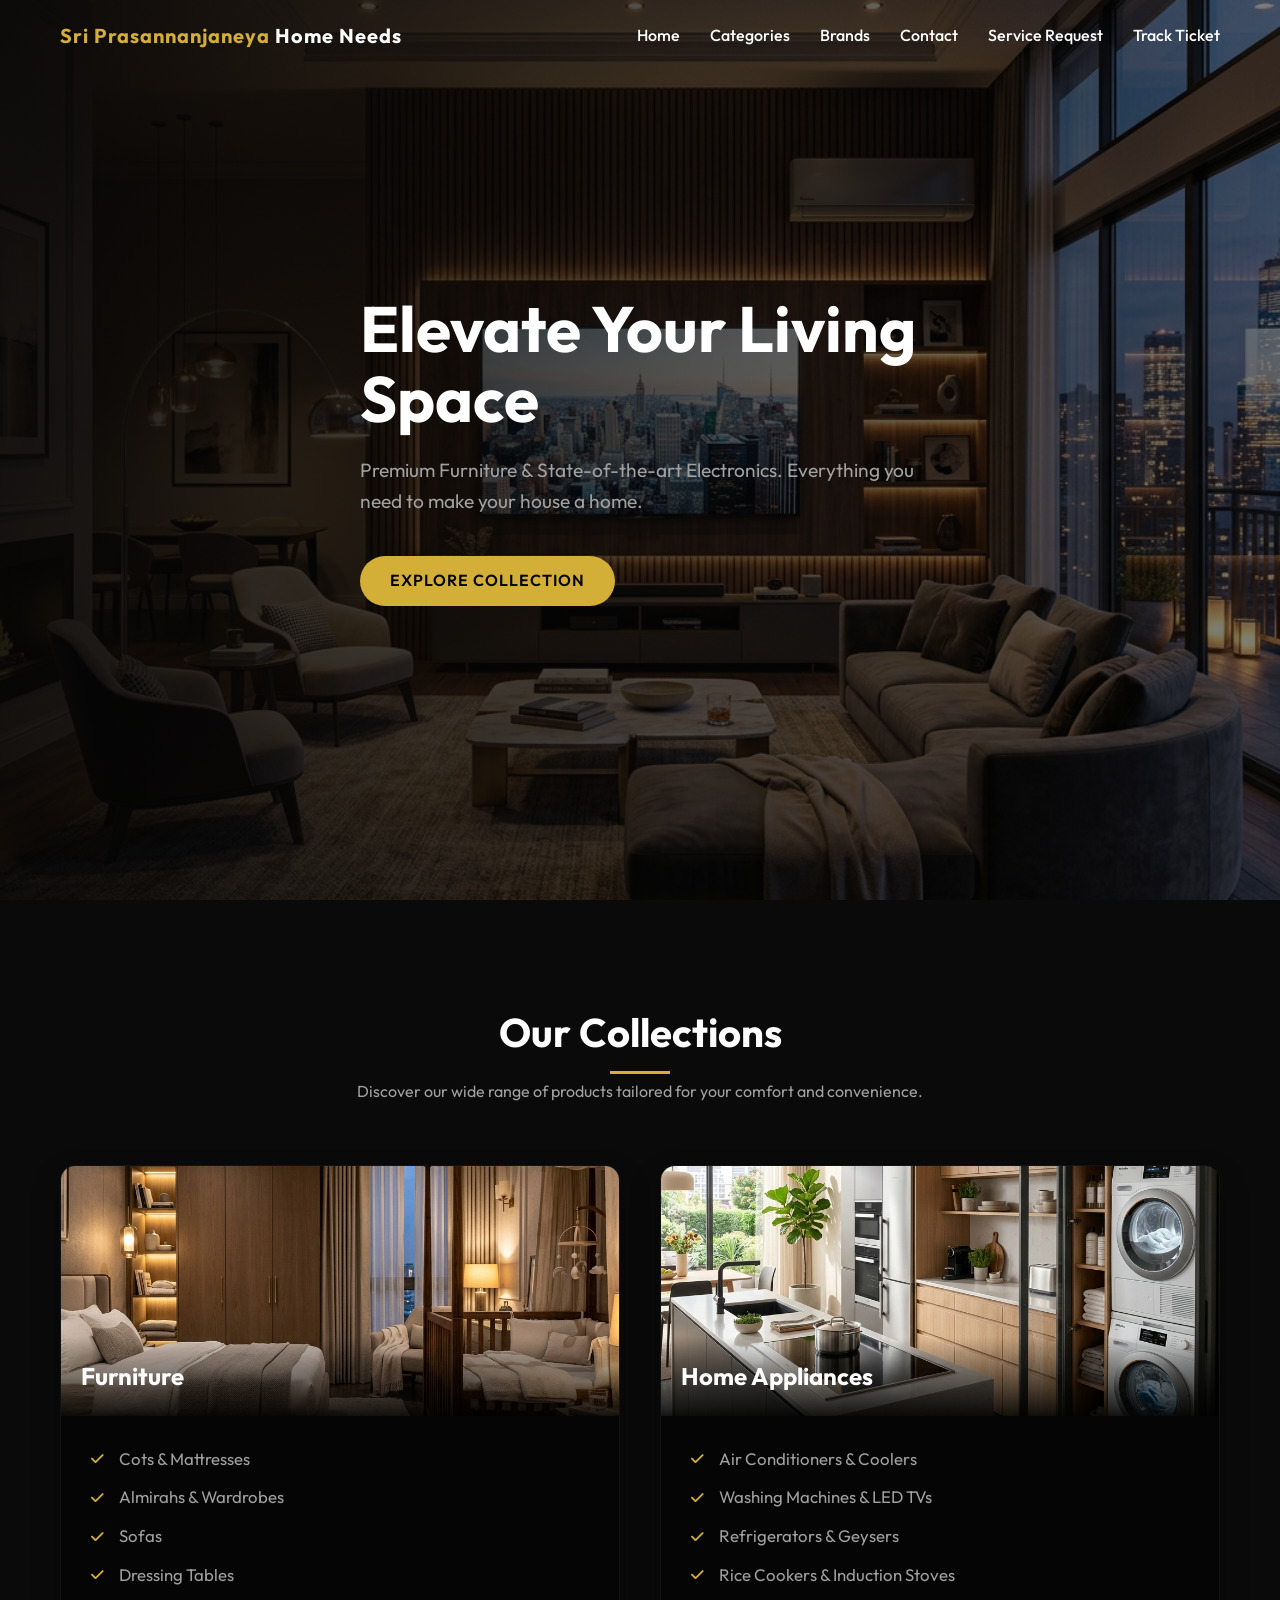
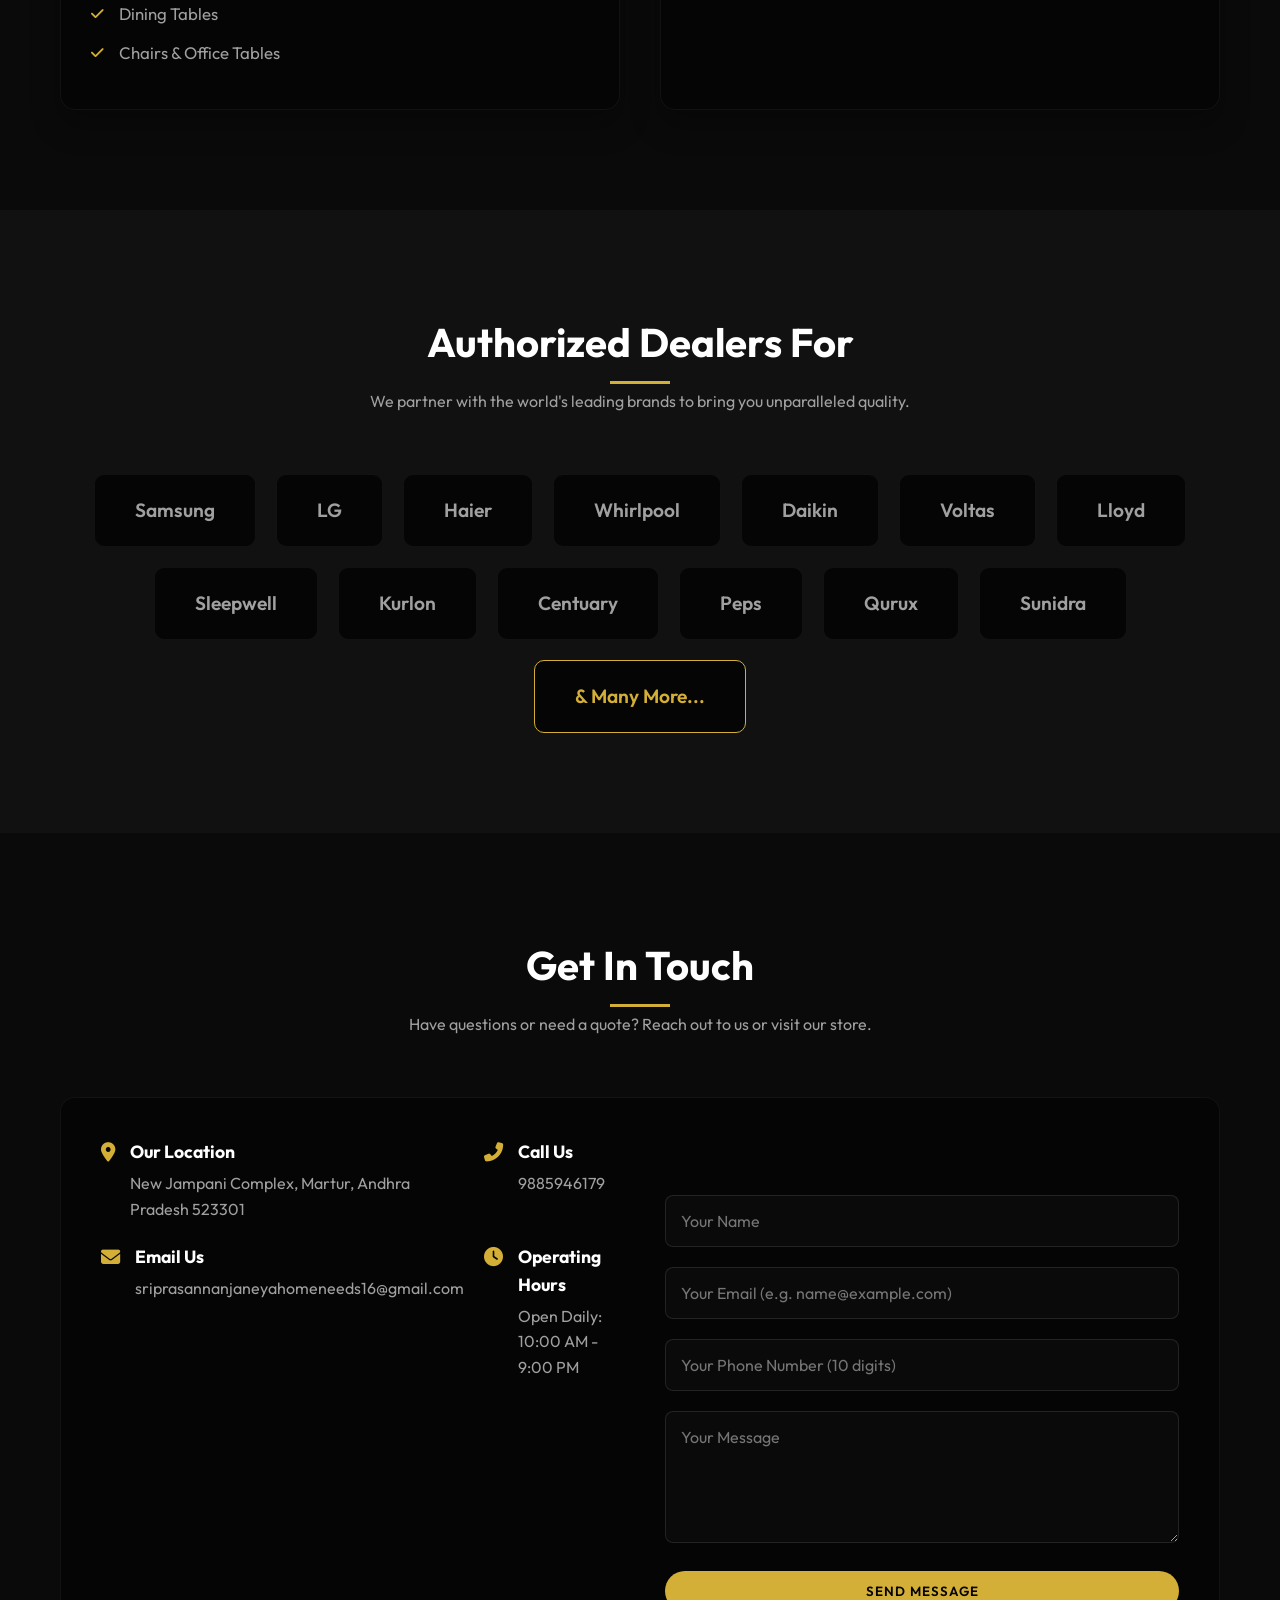
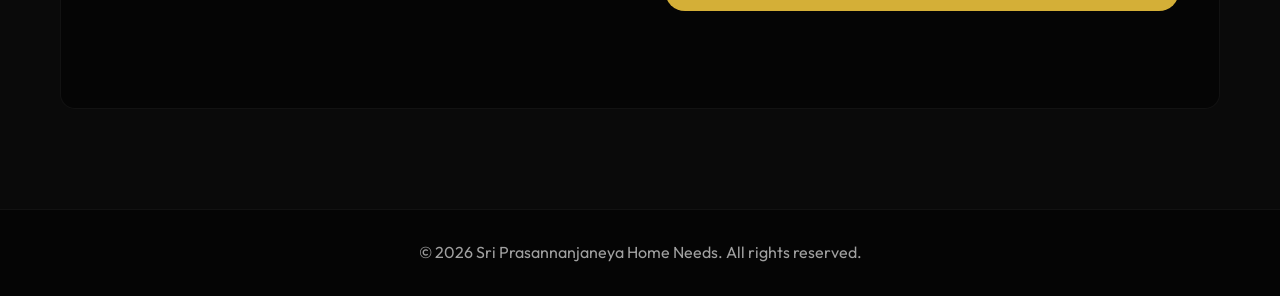
<file: index.html>
<!DOCTYPE html>
<html lang="en">

<head>
    <meta charset="UTF-8">
    <meta name="viewport" content="width=device-width, initial-scale=1.0">
    <title>Sri Prasannajaneya Home Needs - Furniture & Electronics</title>
    <meta name="description"
        content="Authorized dealers for premium furniture and home appliances like Samsung, LG, Haier, Daikin. Located in Martur, Andhra Pradesh.">
    <link rel="preconnect" href="https://fonts.googleapis.com">
    <link rel="preconnect" href="https://fonts.gstatic.com" crossorigin>
    <link href="https://fonts.googleapis.com/css2?family=Outfit:wght@300;400;500;600;700&display=swap" rel="stylesheet">
    <link rel="stylesheet" href="css/style.css">
    <link rel="stylesheet" href="https://cdnjs.cloudflare.com/ajax/libs/font-awesome/6.4.0/css/all.min.css">
</head>

<body>
    <!-- Navbar -->
    <nav class="navbar">
        <div class="container nav-container">
            <a href="#" class="logo" style="font-size: 20px;">
                <span class="logo-highlight">Sri Prasannanjaneya</span> Home Needs
            </a>
            <ul class="nav-links">
                <li><a href="#home">Home</a></li>
                <li><a href="#categories">Categories</a></li>
                <li><a href="#brands">Brands</a></li>
                <li><a href="#contact">Contact</a></li>
                <li><a href="service-request.html">Service Request</a></li>
                <li><a href="track-ticket.html">Track Ticket</a></li>
            </ul>
            <div class="hamburger">
                <i class="fas fa-bars"></i>
            </div>
        </div>
    </nav>

    <!-- Hero Section -->
    <header id="home" class="hero">
        <div class="hero-overlay"></div>
        <div class="container hero-content">
            <h1 class="reveal">Elevate Your Living Space</h1>
            <p class="reveal delay-1">Premium Furniture & State-of-the-art Electronics. Everything you need to make your
                house a home.</p>
            <a href="#categories" class="btn btn-primary reveal delay-2">Explore Collection</a>
        </div>
    </header>

    <!-- Categories Section -->
    <section id="categories" class="section">
        <div class="container">
            <div class="section-title reveal">
                <h2>Our Collections</h2>
                <p>Discover our wide range of products tailored for your comfort and convenience.</p>
            </div>

            <div class="grid">
                <!-- Furniture Category -->
                <a href="furniture.html" class="card reveal"
                    style="text-decoration: none; display: block; color: inherit;">
                    <div class="card-img">
                        <img src="images/furniture.png" alt="Premium Furniture">
                        <div class="card-overlay">
                            <h3>Furniture</h3>
                        </div>
                    </div>
                    <div class="card-body">
                        <ul class="product-list">
                            <li><i class="fas fa-check"></i> Cots & Mattresses</li>
                            <li><i class="fas fa-check"></i> Almirahs & Wardrobes</li>
                            <li><i class="fas fa-check"></i> Sofas</li>
                            <li><i class="fas fa-check"></i> Dressing Tables</li>
                            <li><i class="fas fa-check"></i> Dining Tables</li>
                            <li><i class="fas fa-check"></i> Chairs & Office Tables</li>
                        </ul>
                    </div>
                </a>

                <!-- Electronics Category -->
                <a href="electronics.html" class="card reveal delay-1"
                    style="text-decoration: none; display: block; color: inherit;">
                    <div class="card-img">
                        <img src="images/electronics.png" alt="Home Appliances">
                        <div class="card-overlay">
                            <h3>Home Appliances</h3>
                        </div>
                    </div>
                    <div class="card-body">
                        <ul class="product-list">
                            <li><i class="fas fa-check"></i> Air Conditioners & Coolers</li>
                            <li><i class="fas fa-check"></i> Washing Machines & LED TVs</li>
                            <li><i class="fas fa-check"></i> Refrigerators & Geysers</li>
                            <li><i class="fas fa-check"></i> Rice Cookers & Induction Stoves</li>
                        </ul>
                    </div>
                </a>
            </div>
        </div>
    </section>

    <!-- Brands Section -->
    <section id="brands" class="section bg-light">
        <div class="container">
            <div class="section-title reveal">
                <h2>Authorized Dealers For</h2>
                <p>We partner with the world's leading brands to bring you unparalleled quality.</p>
            </div>
            <div class="brands-grid reveal delay-1">
                <div class="brand-item">Samsung</div>
                <div class="brand-item">LG</div>
                <div class="brand-item">Haier</div>
                <div class="brand-item">Whirlpool</div>
                <div class="brand-item">Daikin</div>
                <div class="brand-item">Voltas</div>
                <div class="brand-item">Lloyd</div>
                <div class="brand-item">Sleepwell</div>
                <div class="brand-item">Kurlon</div>
                <div class="brand-item">Centuary</div>
                <div class="brand-item">Peps</div>
                <div class="brand-item">Qurux</div>
                <div class="brand-item">Sunidra</div>
                <div class="brand-item" style="color: var(--primary-color); border-color: var(--primary-color);">&amp;
                    Many More...</div>
            </div>
        </div>
    </section>

    <!-- Contact Section -->
    <section id="contact" class="section">
        <div class="container">
            <div class="section-title reveal">
                <h2>Get In Touch</h2>
                <p>Have questions or need a quote? Reach out to us or visit our store.</p>
            </div>

            <div class="contact-wrapper">
                <!-- Map & Info -->
                <div class="contact-info reveal">
                    <div class="info-details">
                        <div class="info-item">
                            <i class="fas fa-map-marker-alt"></i>
                            <div>
                                <h4>Our Location</h4>
                                <p>New Jampani Complex, Martur, Andhra Pradesh 523301</p>
                            </div>
                        </div>
                        <div class="info-item">
                            <i class="fas fa-phone-alt"></i>
                            <div>
                                <h4>Call Us</h4>
                                <p><a href="tel:9885946179">9885946179</a></p>
                            </div>
                        </div>
                        <div class="info-item">
                            <i class="fas fa-envelope"></i>
                            <div>
                                <h4>Email Us</h4>
                                <p><a
                                        href="mailto:sriprasannanjaneyahomeneeds16@gmail.com">sriprasannanjaneyahomeneeds16@gmail.com</a>
                                </p>
                            </div>
                        </div>
                        <div class="info-item">
                            <i class="fas fa-clock"></i>
                            <div>
                                <h4>Operating Hours</h4>
                                <p>Open Daily: 10:00 AM - 9:00 PM</p>
                            </div>
                        </div>
                    </div>
                    <div class="map-container">
                        <iframe
                            src="https://maps.google.com/maps?q=New%20Jampani%20Complex,%20Martur,%20Andhra%20Pradesh%20523301&t=&z=15&ie=UTF8&iwloc=&output=embed"
                            width="100%" height="250" style="border:0; border-radius: 10px;" allowfullscreen=""
                            loading="lazy" referrerpolicy="no-referrer-when-downgrade"></iframe>
                    </div>
                </div>

                <!-- Contact Form -->
                <div class="contact-form reveal delay-1">
                    <!-- Hidden Iframe for bulletproof form submission without page reload -->
                    <script>var submitted = false;</script>
                    <iframe name="hidden_iframe" id="hidden_iframe" style="display:none;" onload="if(submitted) { 
                        document.getElementById('contactForm').style.display = 'none'; 
                        document.getElementById('displaySuccessName').textContent = document.getElementById('contactName').value; 
                        document.getElementById('successMessage').style.display = 'block'; 
                    }"></iframe>

                    <form id="contactForm" action="https://formsubmit.co/sriprasannanjaneyahomeneeds16@gmail.com"
                        method="POST" target="hidden_iframe" onsubmit="
                            submitted = true; 
                            document.getElementById('emailSubject').value = 'New Inquiry from ' + document.getElementById('contactName').value + ' - ' + new Date().toLocaleString();
                            var btn = document.getElementById('submitBtn'); 
                            btn.textContent = 'Sending...'; 
                            btn.disabled = true;
                        ">
                        <input type="hidden" id="emailSubject" name="_subject" value="New Inquiry from Website">
                        <input type="hidden" name="_captcha" value="false">
                        <!-- Auto Response to the user -->
                        <input type="hidden" name="_autoresponse"
                            value="Thank you for contacting Sri Prasannajaneya Home Needs! We have received your inquiry and our team will get back to you shortly.">

                        <div class="form-group">
                            <input type="text" name="name" id="contactName" placeholder="Your Name" required>
                        </div>
                        <div class="form-group">
                            <input type="email" name="email" placeholder="Your Email (e.g. name@example.com)" required>
                        </div>
                        <div class="form-group">
                            <input type="tel" name="phone" placeholder="Your Phone Number (10 digits)"
                                pattern="[0-9]{10}" title="Please enter exactly 10 digits" required>
                        </div>
                        <div class="form-group">
                            <textarea name="message" rows="5" placeholder="Your Message" required></textarea>
                        </div>
                        <button type="submit" id="submitBtn" class="btn btn-primary" style="width: 100%;">Send
                            Message</button>
                    </form>

                    <!-- Custom Success Message -->
                    <div id="successMessage"
                        style="display: none; text-align: center; padding: 40px 20px; background: var(--dark-bg); border: 1px solid var(--primary-color); border-radius: 8px;">
                        <i class="fas fa-check-circle"
                            style="font-size: 3rem; color: var(--primary-color); margin-bottom: 20px;"></i>
                        <h3 style="color: var(--white); font-size: 1.5rem; margin-bottom: 10px;">Thanks <span
                                id="displaySuccessName"></span>!</h3>
                        <p style="color: var(--text-muted);">The form was submitted successfully. We will get back to
                            you shortly.</p>
                        <button onclick="window.location.reload()" class="btn btn-primary"
                            style="margin-top: 20px;">Send Another Message</button>
                    </div>
                </div>
            </div>
        </div>
    </section>

    <!-- Footer -->
    <footer class="footer">
        <div class="container">
            <div class="footer-bottom">
                <p>&copy; <span id="year"></span> Sri Prasannanjaneya Home Needs. All rights reserved.</p>
            </div>
        </div>
    </footer>

    <script src="js/script.js"></script>
</body>

</html>
</file>
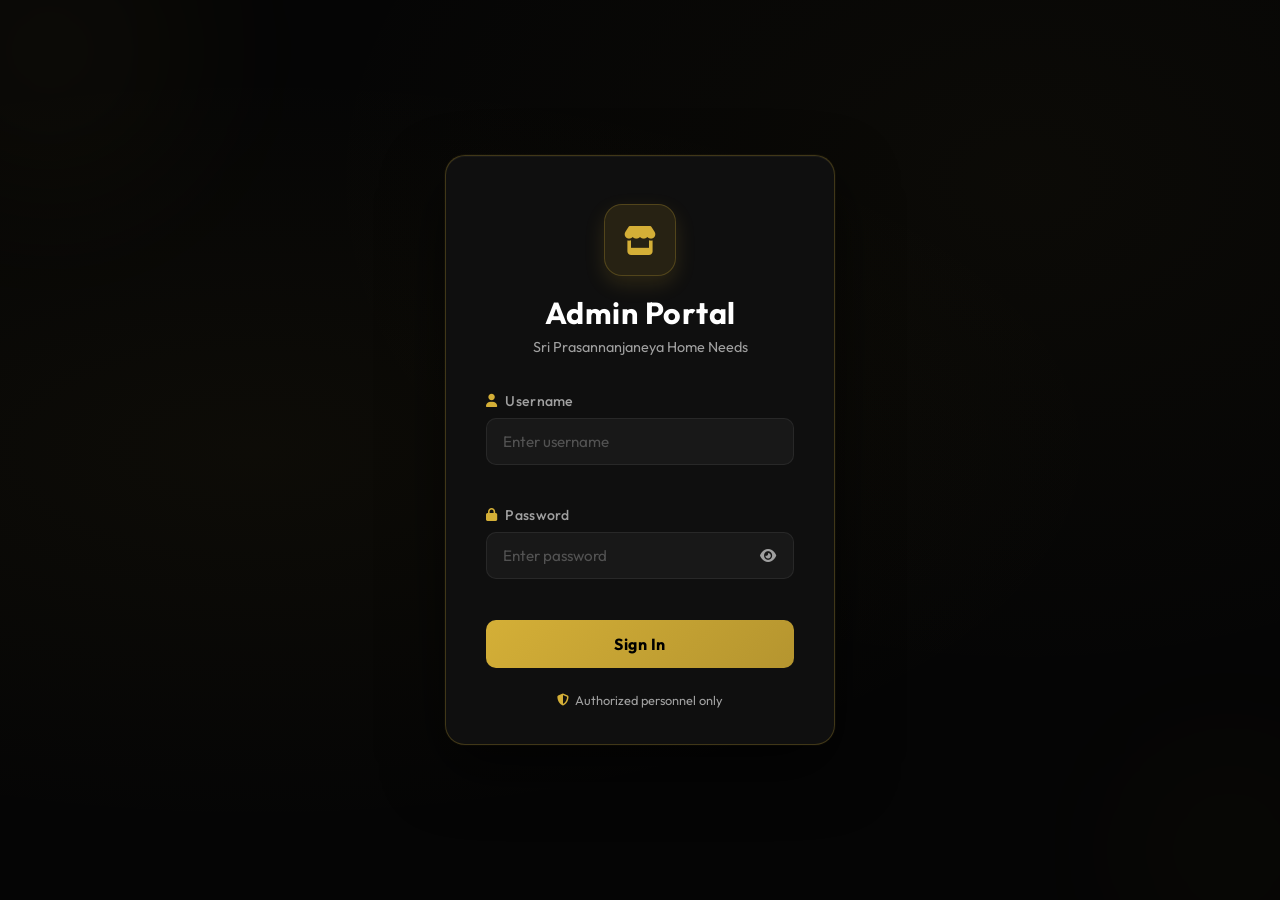
<file: admin-login.html>
<!DOCTYPE html>
<html lang="en">
<head>
    <meta charset="UTF-8">
    <meta name="viewport" content="width=device-width, initial-scale=1.0">
    <title>Admin Login – Sri Prasannanjaneya Home Needs</title>
    <meta name="description" content="Owner admin login for Sri Prasannanjaneya Home Needs management system.">
    <link rel="preconnect" href="https://fonts.googleapis.com">
    <link rel="preconnect" href="https://fonts.gstatic.com" crossorigin>
    <link href="https://fonts.googleapis.com/css2?family=Outfit:wght@300;400;500;600;700&display=swap" rel="stylesheet">
    <link rel="stylesheet" href="https://cdnjs.cloudflare.com/ajax/libs/font-awesome/6.4.0/css/all.min.css">
    <link rel="stylesheet" href="css/admin-login.css">
</head>
<body>

    <div class="login-bg">
        <div class="bg-orb orb-1"></div>
        <div class="bg-orb orb-2"></div>
    </div>

    <div class="login-wrapper">
        <div class="login-card" id="loginCard">

            <!-- Logo / Brand -->
            <div class="login-header">
                <div class="brand-icon">
                    <i class="fas fa-store"></i>
                </div>
                <h1>Admin Portal</h1>
                <p>Sri Prasannanjaneya Home Needs</p>
            </div>

            <!-- Login Form -->
            <form id="loginForm" novalidate>

                <div class="form-group" id="usernameGroup">
                    <label for="username">
                        <i class="fas fa-user"></i>
                        Username
                    </label>
                    <input
                        type="text"
                        id="username"
                        name="username"
                        class="input-field"
                        placeholder="Enter username"
                        autocomplete="username"
                        required
                    >
                    <span class="field-error" id="usernameError"></span>
                </div>

                <div class="form-group" id="passwordGroup">
                    <label for="password">
                        <i class="fas fa-lock"></i>
                        Password
                    </label>
                    <div class="password-wrapper">
                        <input
                            type="password"
                            id="password"
                            name="password"
                            class="input-field"
                            placeholder="Enter password"
                            autocomplete="current-password"
                            required
                        >
                        <button type="button" class="toggle-pass" id="togglePassword" aria-label="Toggle password visibility">
                            <i class="fas fa-eye" id="toggleIcon"></i>
                        </button>
                    </div>
                    <span class="field-error" id="passwordError"></span>
                </div>

                <!-- Global Login Error -->
                <div class="login-error" id="loginError" style="display:none;">
                    <i class="fas fa-exclamation-triangle"></i>
                    Invalid Username or Password
                </div>

                <button type="submit" class="btn-login" id="loginBtn">
                    <span class="btn-text" id="loginBtnText">Sign In</span>
                    <span class="btn-spinner" id="loginSpinner"></span>
                </button>

            </form>

            <p class="login-footer">
                <i class="fas fa-shield-alt"></i>
                Authorized personnel only
            </p>

        </div>
    </div>

    <script src="js/admin-login.js"></script>

</body>
</html>
</file>
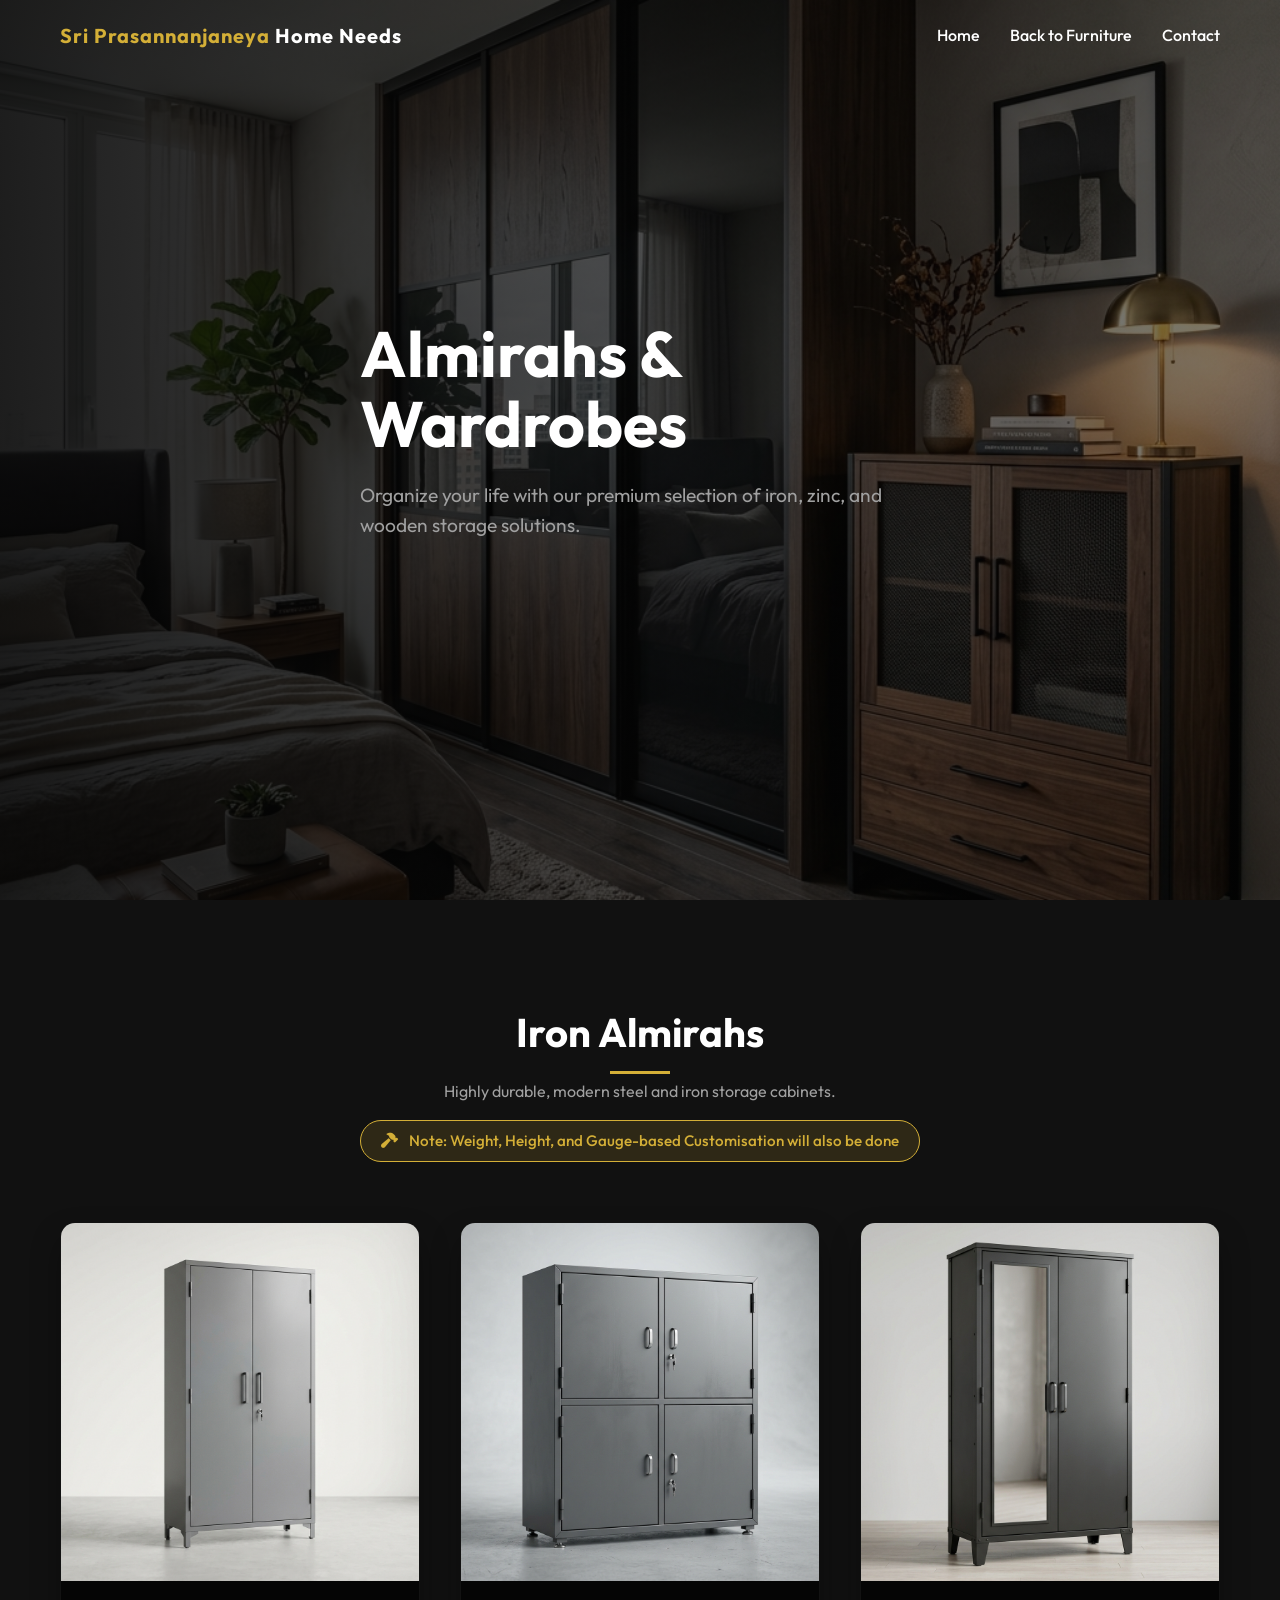
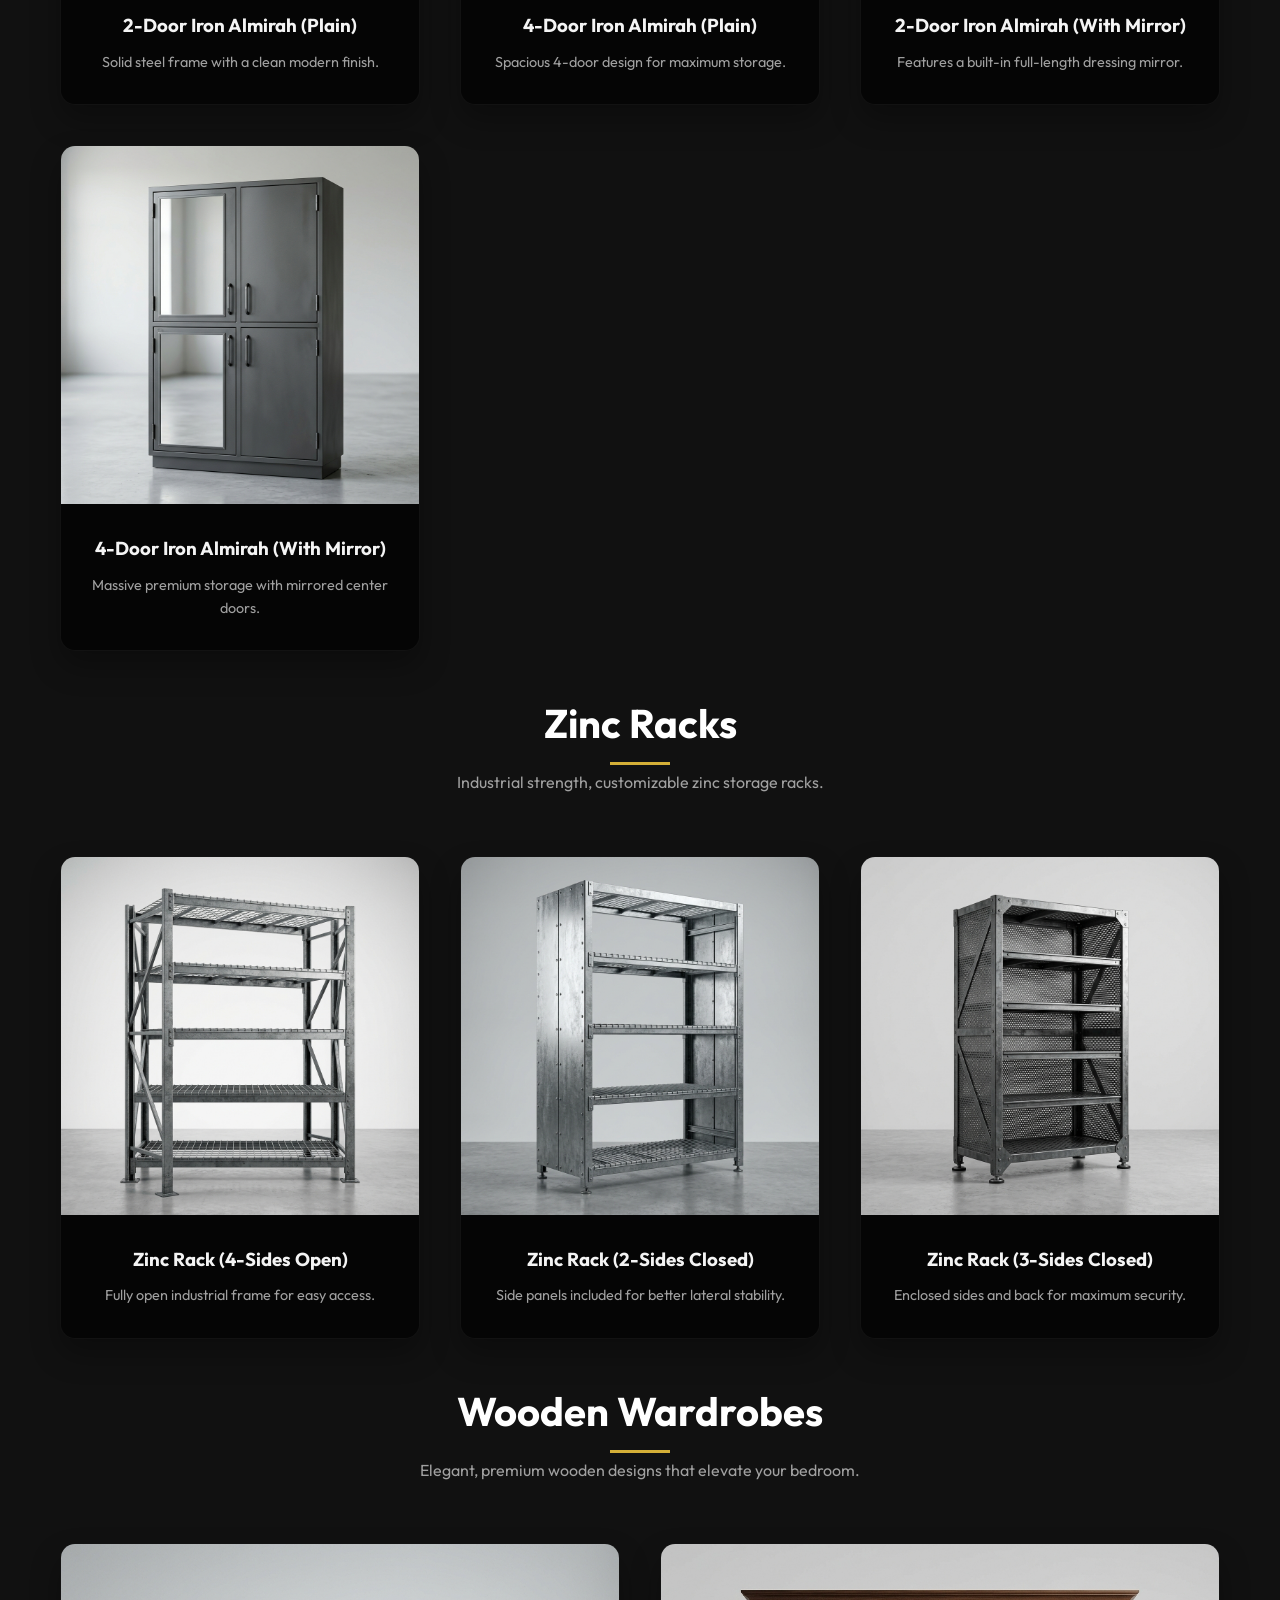
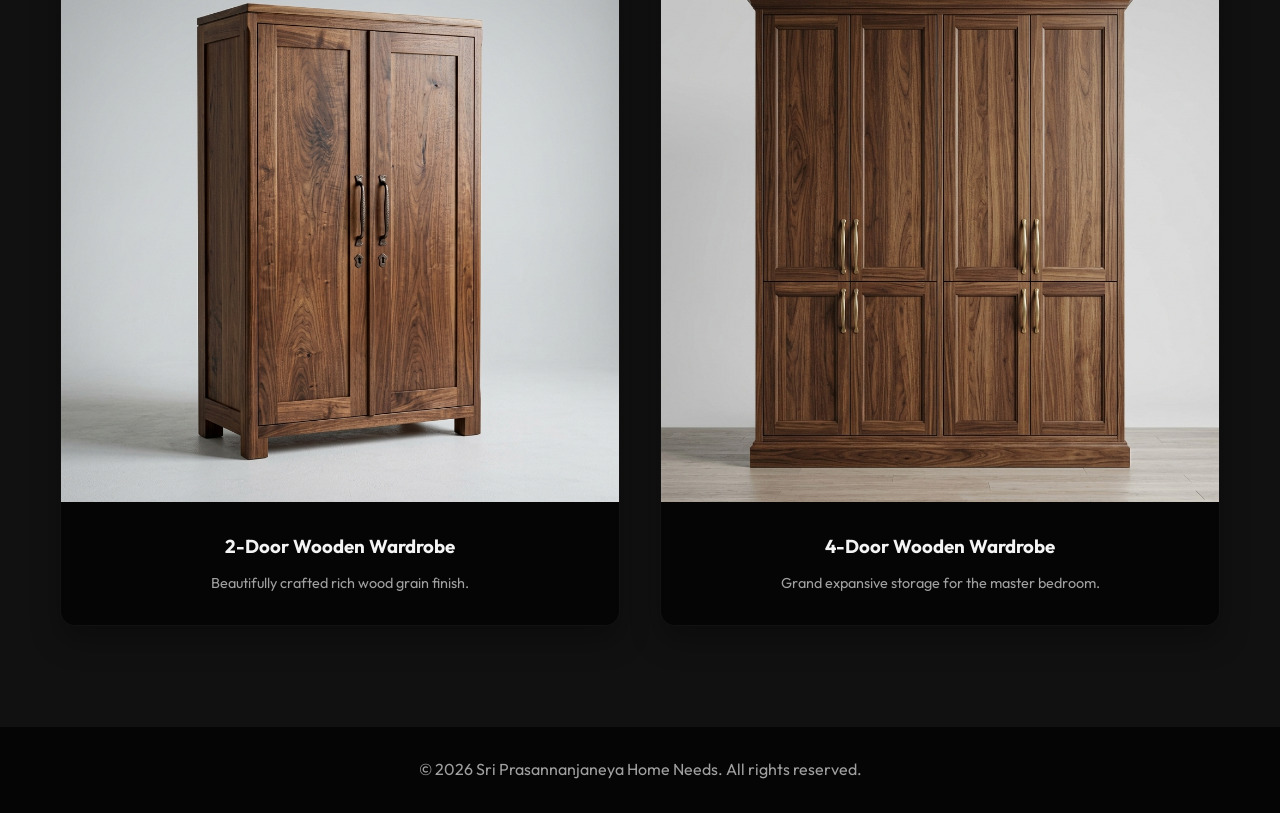
<file: almirahs-wardrobes.html>
<!DOCTYPE html>
<html lang="en">
<head>
    <meta charset="UTF-8">
    <meta name="viewport" content="width=device-width, initial-scale=1.0">
    <title>Almirahs & Wardrobes - Sri Prasannanjaneya Home Needs</title>
    <link rel="preconnect" href="https://fonts.googleapis.com">
    <link rel="preconnect" href="https://fonts.gstatic.com" crossorigin>
    <link href="https://fonts.googleapis.com/css2?family=Outfit:wght@300;400;500;600;700&display=swap" rel="stylesheet">
    <link rel="stylesheet" href="css/style.css">
    <link rel="stylesheet" href="https://cdnjs.cloudflare.com/ajax/libs/font-awesome/6.4.0/css/all.min.css">
</head>
<body>
    <!-- Navbar -->
    <nav class="navbar">
        <div class="container nav-container">
            <a href="index.html" class="logo" style="font-size: 20px;">
                <span class="logo-highlight">Sri Prasannanjaneya</span> Home Needs
            </a>
            <ul class="nav-links">
                <li><a href="index.html">Home</a></li>
                <li><a href="furniture.html">Back to Furniture</a></li>
                <li><a href="index.html#contact">Contact</a></li>
            </ul>
            <div class="hamburger">
                <i class="fas fa-bars"></i>
            </div>
        </div>
    </nav>

    <!-- Hero Section -->
    <header class="hero" style="background-image: url('images/bg_almirahs_1777559303547.png');">
        <div class="hero-overlay"></div>
        <div class="container hero-content">
            <h1 class="reveal">Almirahs & Wardrobes</h1>
            <p class="reveal delay-1">Organize your life with our premium selection of iron, zinc, and wooden storage solutions.</p>
        </div>
    </header>

    <!-- Iron Almirahs Section -->
    <section class="section bg-light" style="padding-bottom: 20px;">
        <div class="container">
            <div class="section-title reveal">
                <h2>Iron Almirahs</h2>
                <p>Highly durable, modern steel and iron storage cabinets.</p>
                <div style="display: inline-block; background: rgba(212, 175, 55, 0.15); border: 1px solid var(--primary-color); color: var(--primary-color); padding: 8px 20px; border-radius: 30px; margin-top: 15px; font-weight: 500; font-size: 0.95rem;">
                    <i class="fas fa-hammer" style="margin-right: 8px;"></i> Note: Weight, Height, and Gauge-based Customisation will also be done
                </div>
            </div>
            <div class="grid">
                <!-- Item 1 -->
                <div class="card reveal">
                    <div class="card-img" style="aspect-ratio: 1/1; height: auto;">
                        <img src="images/alm_iron_2plain_1777566686207.png" alt="2 Door Plain Iron Almirah">
                    </div>
                    <div class="card-body" style="text-align: center;">
                        <h3>2-Door Iron Almirah (Plain)</h3>
                        <p style="color: var(--text-muted); font-size: 0.9rem; margin-top: 10px;">Solid steel frame with a clean modern finish.</p>
                    </div>
                </div>
                <!-- Item 2 -->
                <div class="card reveal delay-1">
                    <div class="card-img" style="aspect-ratio: 1/1; height: auto;">
                        <img src="images/alm_iron_4plain_v2_1777567434543.png" alt="4 Door Plain Iron Almirah">
                    </div>
                    <div class="card-body" style="text-align: center;">
                        <h3>4-Door Iron Almirah (Plain)</h3>
                        <p style="color: var(--text-muted); font-size: 0.9rem; margin-top: 10px;">Spacious 4-door design for maximum storage.</p>
                    </div>
                </div>
                <!-- Item 3 -->
                <div class="card reveal delay-2">
                    <div class="card-img" style="aspect-ratio: 1/1; height: auto;">
                        <img src="images/alm_iron_2mirror_v2_1777567452811.png" alt="2 Door Iron Almirah with Mirror">
                    </div>
                    <div class="card-body" style="text-align: center;">
                        <h3>2-Door Iron Almirah (With Mirror)</h3>
                        <p style="color: var(--text-muted); font-size: 0.9rem; margin-top: 10px;">Features a built-in full-length dressing mirror.</p>
                    </div>
                </div>
                <!-- Item 4 -->
                <div class="card reveal">
                    <div class="card-img" style="aspect-ratio: 1/1; height: auto;">
                        <img src="images/alm_iron_4mirror_v2_1777567469348.png" alt="4 Door Iron Almirah with Mirror">
                    </div>
                    <div class="card-body" style="text-align: center;">
                        <h3>4-Door Iron Almirah (With Mirror)</h3>
                        <p style="color: var(--text-muted); font-size: 0.9rem; margin-top: 10px;">Massive premium storage with mirrored center doors.</p>
                    </div>
                </div>
            </div>
        </div>
    </section>

    <!-- Zinc Racks Section -->
    <section class="section bg-light" style="padding-bottom: 20px; padding-top: 20px;">
        <div class="container">
            <div class="section-title reveal">
                <h2>Zinc Racks</h2>
                <p>Industrial strength, customizable zinc storage racks.</p>
            </div>
            <div class="grid">
                <!-- Item 1 -->
                <div class="card reveal">
                    <div class="card-img" style="aspect-ratio: 1/1; height: auto;">
                        <img src="images/alm_zinc_4open_1777566753926.png" alt="Zinc Rack 4 Sides Open">
                    </div>
                    <div class="card-body" style="text-align: center;">
                        <h3>Zinc Rack (4-Sides Open)</h3>
                        <p style="color: var(--text-muted); font-size: 0.9rem; margin-top: 10px;">Fully open industrial frame for easy access.</p>
                    </div>
                </div>
                <!-- Item 2 -->
                <div class="card reveal delay-1">
                    <div class="card-img" style="aspect-ratio: 1/1; height: auto;">
                        <img src="images/alm_zinc_2closed_1777566800951.png" alt="Zinc Rack 2 Sides Closed">
                    </div>
                    <div class="card-body" style="text-align: center;">
                        <h3>Zinc Rack (2-Sides Closed)</h3>
                        <p style="color: var(--text-muted); font-size: 0.9rem; margin-top: 10px;">Side panels included for better lateral stability.</p>
                    </div>
                </div>
                <!-- Item 3 -->
                <div class="card reveal delay-2">
                    <div class="card-img" style="aspect-ratio: 1/1; height: auto;">
                        <img src="images/alm_zinc_3closed_1777566823021.png" alt="Zinc Rack 3 Sides Closed">
                    </div>
                    <div class="card-body" style="text-align: center;">
                        <h3>Zinc Rack (3-Sides Closed)</h3>
                        <p style="color: var(--text-muted); font-size: 0.9rem; margin-top: 10px;">Enclosed sides and back for maximum security.</p>
                    </div>
                </div>
            </div>
        </div>
    </section>

    <!-- Wooden Wardrobes Section -->
    <section class="section bg-light" style="padding-top: 20px;">
        <div class="container">
            <div class="section-title reveal">
                <h2>Wooden Wardrobes</h2>
                <p>Elegant, premium wooden designs that elevate your bedroom.</p>
            </div>
            <div class="grid">
                <!-- Item 1 -->
                <div class="card reveal">
                    <div class="card-img" style="aspect-ratio: 1/1; height: auto;">
                        <img src="images/alm_wood_2door_1777566839899.png" alt="2 Door Wooden Wardrobe">
                    </div>
                    <div class="card-body" style="text-align: center;">
                        <h3>2-Door Wooden Wardrobe</h3>
                        <p style="color: var(--text-muted); font-size: 0.9rem; margin-top: 10px;">Beautifully crafted rich wood grain finish.</p>
                    </div>
                </div>
                <!-- Item 2 -->
                <div class="card reveal delay-1">
                    <div class="card-img" style="aspect-ratio: 1/1; height: auto;">
                        <img src="images/alm_wood_4door_v2_1777567495100.png" alt="4 Door Wooden Wardrobe">
                    </div>
                    <div class="card-body" style="text-align: center;">
                        <h3>4-Door Wooden Wardrobe</h3>
                        <p style="color: var(--text-muted); font-size: 0.9rem; margin-top: 10px;">Grand expansive storage for the master bedroom.</p>
                    </div>
                </div>
            </div>
        </div>
    </section>

    <!-- Footer -->
    <footer class="footer">
        <div class="container">
            <div class="footer-bottom">
                <p>&copy; <span id="year"></span> Sri Prasannanjaneya Home Needs. All rights reserved.</p>
            </div>
        </div>
    </footer>

    <script src="js/script.js"></script>
</body>
</html>
</file>
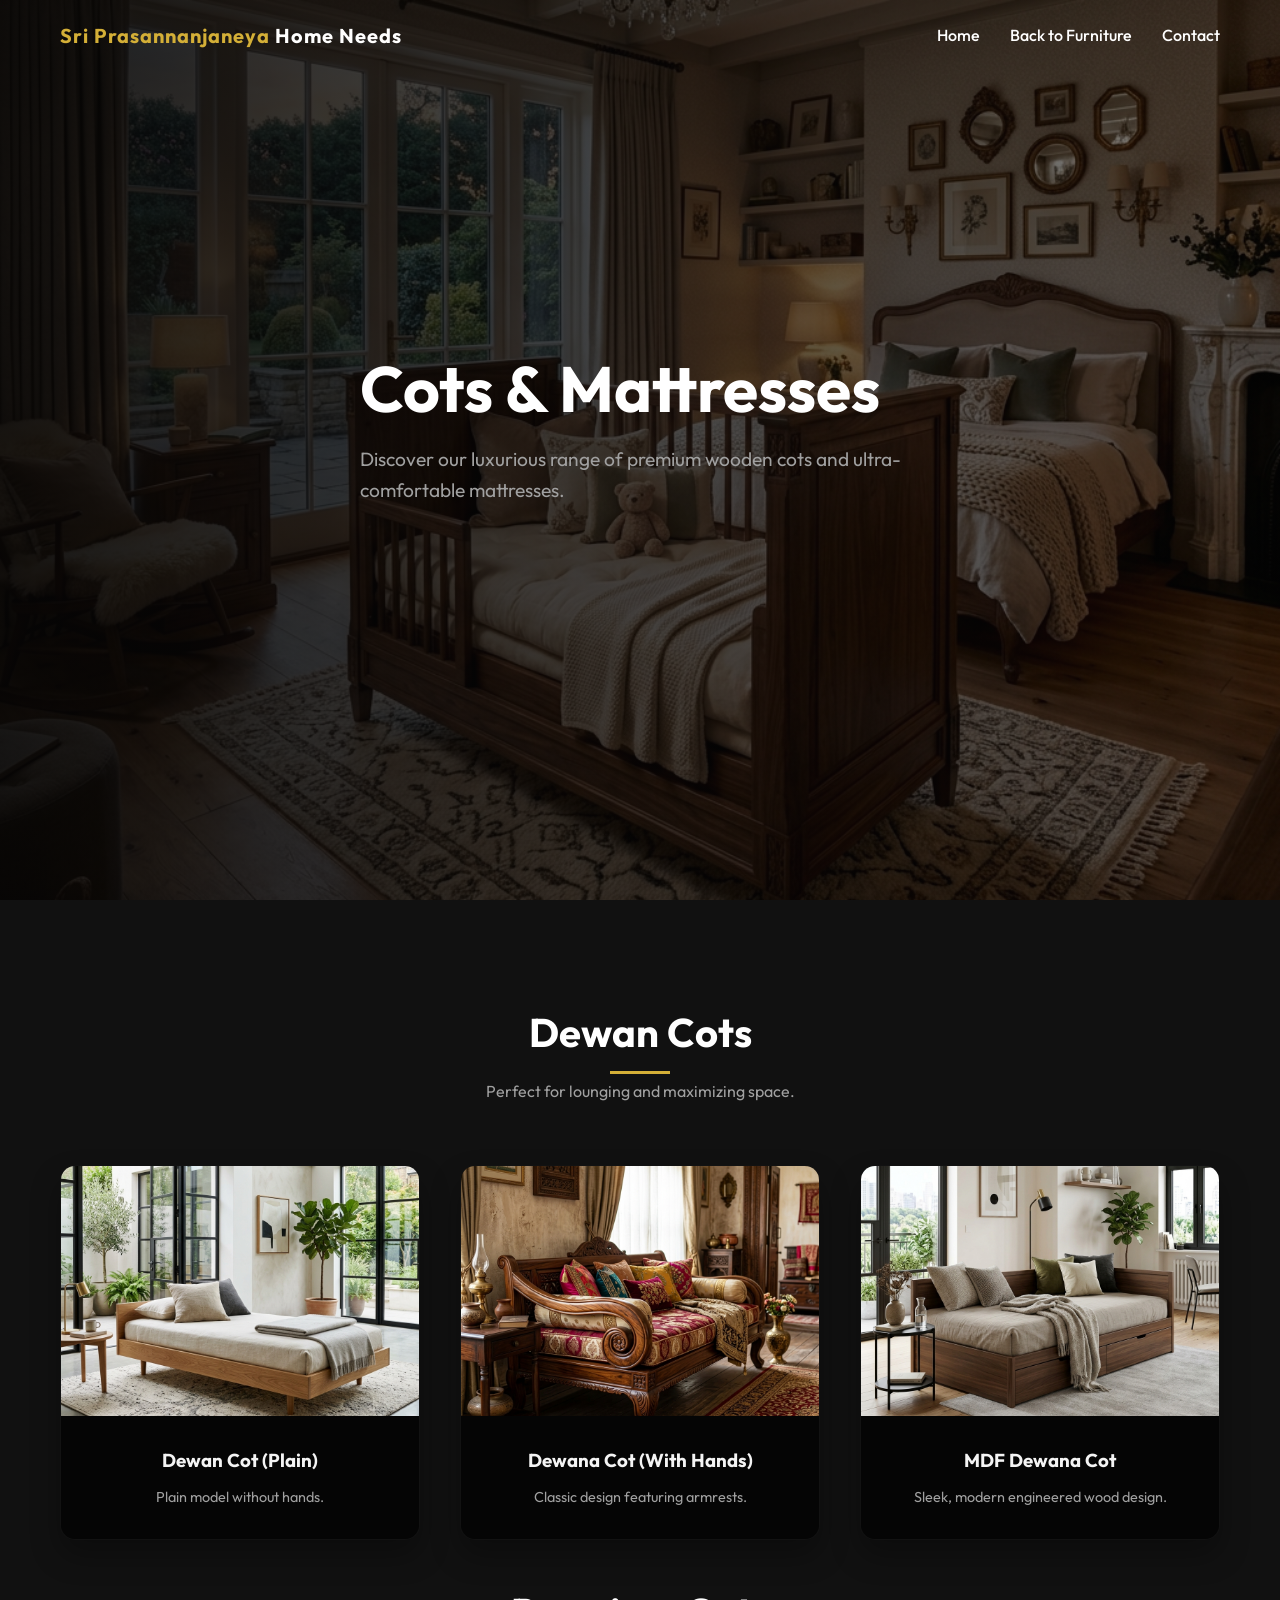
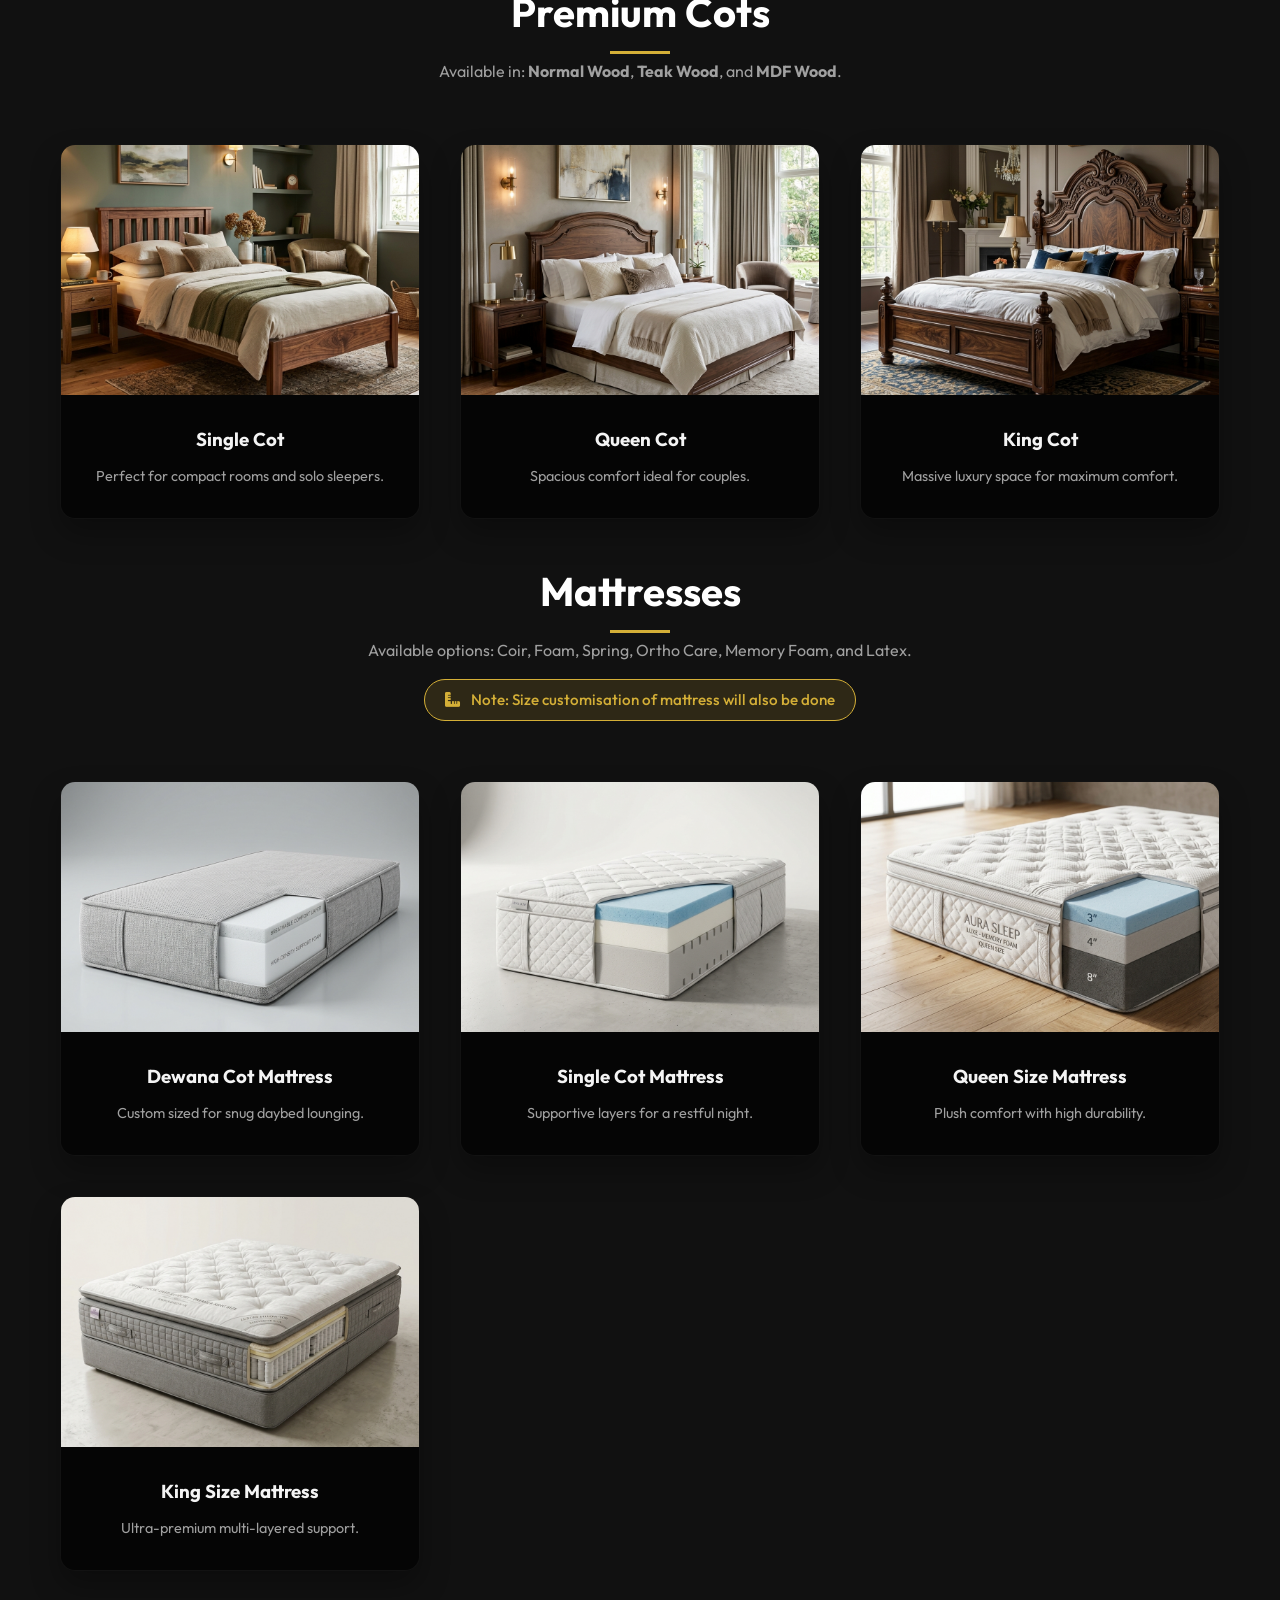
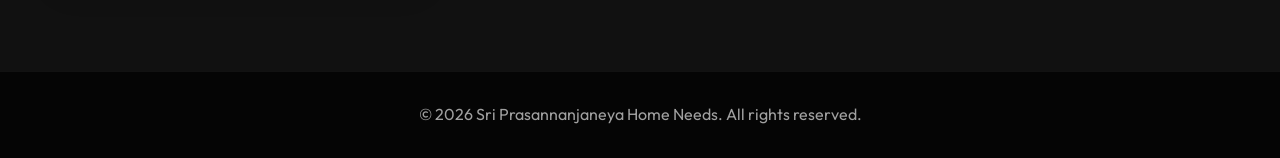
<file: cots-mattresses.html>
<!DOCTYPE html>
<html lang="en">
<head>
    <meta charset="UTF-8">
    <meta name="viewport" content="width=device-width, initial-scale=1.0">
    <title>Cots & Mattresses - Sri Prasannanjaneya Home Needs</title>
    <link rel="preconnect" href="https://fonts.googleapis.com">
    <link rel="preconnect" href="https://fonts.gstatic.com" crossorigin>
    <link href="https://fonts.googleapis.com/css2?family=Outfit:wght@300;400;500;600;700&display=swap" rel="stylesheet">
    <link rel="stylesheet" href="css/style.css">
    <link rel="stylesheet" href="https://cdnjs.cloudflare.com/ajax/libs/font-awesome/6.4.0/css/all.min.css">
</head>
<body>
    <!-- Navbar -->
    <nav class="navbar">
        <div class="container nav-container">
            <a href="index.html" class="logo" style="font-size: 20px;">
                <span class="logo-highlight">Sri Prasannanjaneya</span> Home Needs
            </a>
            <ul class="nav-links">
                <li><a href="index.html">Home</a></li>
                <li><a href="furniture.html">Back to Furniture</a></li>
                <li><a href="index.html#contact">Contact</a></li>
            </ul>
            <div class="hamburger">
                <i class="fas fa-bars"></i>
            </div>
        </div>
    </nav>

    <!-- Hero Section -->
    <header class="hero" style="background-image: url('images/bg_cots_1777559288041.png');">
        <div class="hero-overlay"></div>
        <div class="container hero-content">
            <h1 class="reveal">Cots & Mattresses</h1>
            <p class="reveal delay-1">Discover our luxurious range of premium wooden cots and ultra-comfortable mattresses.</p>
        </div>
    </header>

    <!-- Dewan Cots Section -->
    <section class="section bg-light" style="padding-bottom: 20px;">
        <div class="container">
            <div class="section-title reveal">
                <h2>Dewan Cots</h2>
                <p>Perfect for lounging and maximizing space.</p>
            </div>
            <div class="grid">
                <!-- Item 1 -->
                <div class="card reveal">
                    <div class="card-img" style="height: 250px;">
                        <img src="images/dewan_plain_1777560323649.png" alt="Dewan cot plain model without hands">
                    </div>
                    <div class="card-body" style="text-align: center;">
                        <h3>Dewan Cot (Plain)</h3>
                        <p style="color: var(--text-muted); font-size: 0.9rem; margin-top: 10px;">Plain model without hands.</p>
                    </div>
                </div>
                <!-- Item 2 -->
                <div class="card reveal delay-1">
                    <div class="card-img" style="height: 250px;">
                        <img src="images/dewan_hands_1777560338601.png" alt="Dewana cot with hands">
                    </div>
                    <div class="card-body" style="text-align: center;">
                        <h3>Dewana Cot (With Hands)</h3>
                        <p style="color: var(--text-muted); font-size: 0.9rem; margin-top: 10px;">Classic design featuring armrests.</p>
                    </div>
                </div>
                <!-- Item 3 -->
                <div class="card reveal delay-2">
                    <div class="card-img" style="height: 250px;">
                        <img src="images/dewan_mdf_1777560354116.png" alt="MDF dewana cot">
                    </div>
                    <div class="card-body" style="text-align: center;">
                        <h3>MDF Dewana Cot</h3>
                        <p style="color: var(--text-muted); font-size: 0.9rem; margin-top: 10px;">Sleek, modern engineered wood design.</p>
                    </div>
                </div>
            </div>
        </div>
    </section>

    <!-- Standard Cots Section -->
    <section class="section bg-light" style="padding-bottom: 20px; padding-top: 20px;">
        <div class="container">
            <div class="section-title reveal">
                <h2>Premium Cots</h2>
                <p>Available in: <strong>Normal Wood</strong>, <strong>Teak Wood</strong>, and <strong>MDF Wood</strong>.</p>
            </div>
            <div class="grid">
                <!-- Item 1 -->
                <div class="card reveal">
                    <div class="card-img" style="height: 250px;">
                        <img src="images/cot_single_1777560379785.png" alt="Single Cot">
                    </div>
                    <div class="card-body" style="text-align: center;">
                        <h3>Single Cot</h3>
                        <p style="color: var(--text-muted); font-size: 0.9rem; margin-top: 10px;">Perfect for compact rooms and solo sleepers.</p>
                    </div>
                </div>
                <!-- Item 2 -->
                <div class="card reveal delay-1">
                    <div class="card-img" style="height: 250px;">
                        <img src="images/cot_queen_1777560406358.png" alt="Queen Cot">
                    </div>
                    <div class="card-body" style="text-align: center;">
                        <h3>Queen Cot</h3>
                        <p style="color: var(--text-muted); font-size: 0.9rem; margin-top: 10px;">Spacious comfort ideal for couples.</p>
                    </div>
                </div>
                <!-- Item 3 -->
                <div class="card reveal delay-2">
                    <div class="card-img" style="height: 250px;">
                        <img src="images/cot_king_1777560424791.png" alt="King Cot">
                    </div>
                    <div class="card-body" style="text-align: center;">
                        <h3>King Cot</h3>
                        <p style="color: var(--text-muted); font-size: 0.9rem; margin-top: 10px;">Massive luxury space for maximum comfort.</p>
                    </div>
                </div>
            </div>
        </div>
    </section>

    <!-- Mattresses Section -->
    <section class="section bg-light" style="padding-top: 20px;">
        <div class="container">
            <div class="section-title reveal">
                <h2>Mattresses</h2>
                <p>Available options: Coir, Foam, Spring, Ortho Care, Memory Foam, and Latex.</p>
                <div style="display: inline-block; background: rgba(212, 175, 55, 0.15); border: 1px solid var(--primary-color); color: var(--primary-color); padding: 8px 20px; border-radius: 30px; margin-top: 15px; font-weight: 500; font-size: 0.95rem;">
                    <i class="fas fa-ruler-combined" style="margin-right: 8px;"></i> Note: Size customisation of mattress will also be done
                </div>
            </div>
            <div class="grid">
                <!-- Item 1 -->
                <div class="card reveal">
                    <div class="card-img" style="height: 250px;">
                        <img src="images/mattress_dewan_new_1777565938524.png" alt="Dewana Cot Mattress">
                    </div>
                    <div class="card-body" style="text-align: center;">
                        <h3>Dewana Cot Mattress</h3>
                        <p style="color: var(--text-muted); font-size: 0.9rem; margin-top: 10px;">Custom sized for snug daybed lounging.</p>
                    </div>
                </div>
                <!-- Item 2 -->
                <div class="card reveal delay-1">
                    <div class="card-img" style="height: 250px;">
                        <img src="images/mattress_single_new_1777565953852.png" alt="Single Cot Mattress">
                    </div>
                    <div class="card-body" style="text-align: center;">
                        <h3>Single Cot Mattress</h3>
                        <p style="color: var(--text-muted); font-size: 0.9rem; margin-top: 10px;">Supportive layers for a restful night.</p>
                    </div>
                </div>
                <!-- Item 3 -->
                <div class="card reveal">
                    <div class="card-img" style="height: 250px;">
                        <img src="images/mattress_queen_new_1777565796613.png" alt="Queen Size Mattress">
                    </div>
                    <div class="card-body" style="text-align: center;">
                        <h3>Queen Size Mattress</h3>
                        <p style="color: var(--text-muted); font-size: 0.9rem; margin-top: 10px;">Plush comfort with high durability.</p>
                    </div>
                </div>
                <!-- Item 4 -->
                <div class="card reveal delay-1">
                    <div class="card-img" style="height: 250px;">
                        <img src="images/mattress_king_new_1777565811963.png" alt="King Size Mattress">
                    </div>
                    <div class="card-body" style="text-align: center;">
                        <h3>King Size Mattress</h3>
                        <p style="color: var(--text-muted); font-size: 0.9rem; margin-top: 10px;">Ultra-premium multi-layered support.</p>
                    </div>
                </div>
            </div>
        </div>
    </section>

    <!-- Footer -->
    <footer class="footer">
        <div class="container">
            <div class="footer-bottom">
                <p>&copy; <span id="year"></span> Sri Prasannanjaneya Home Needs. All rights reserved.</p>
            </div>
        </div>
    </footer>

    <script src="js/script.js"></script>
</body>
</html>
</file>
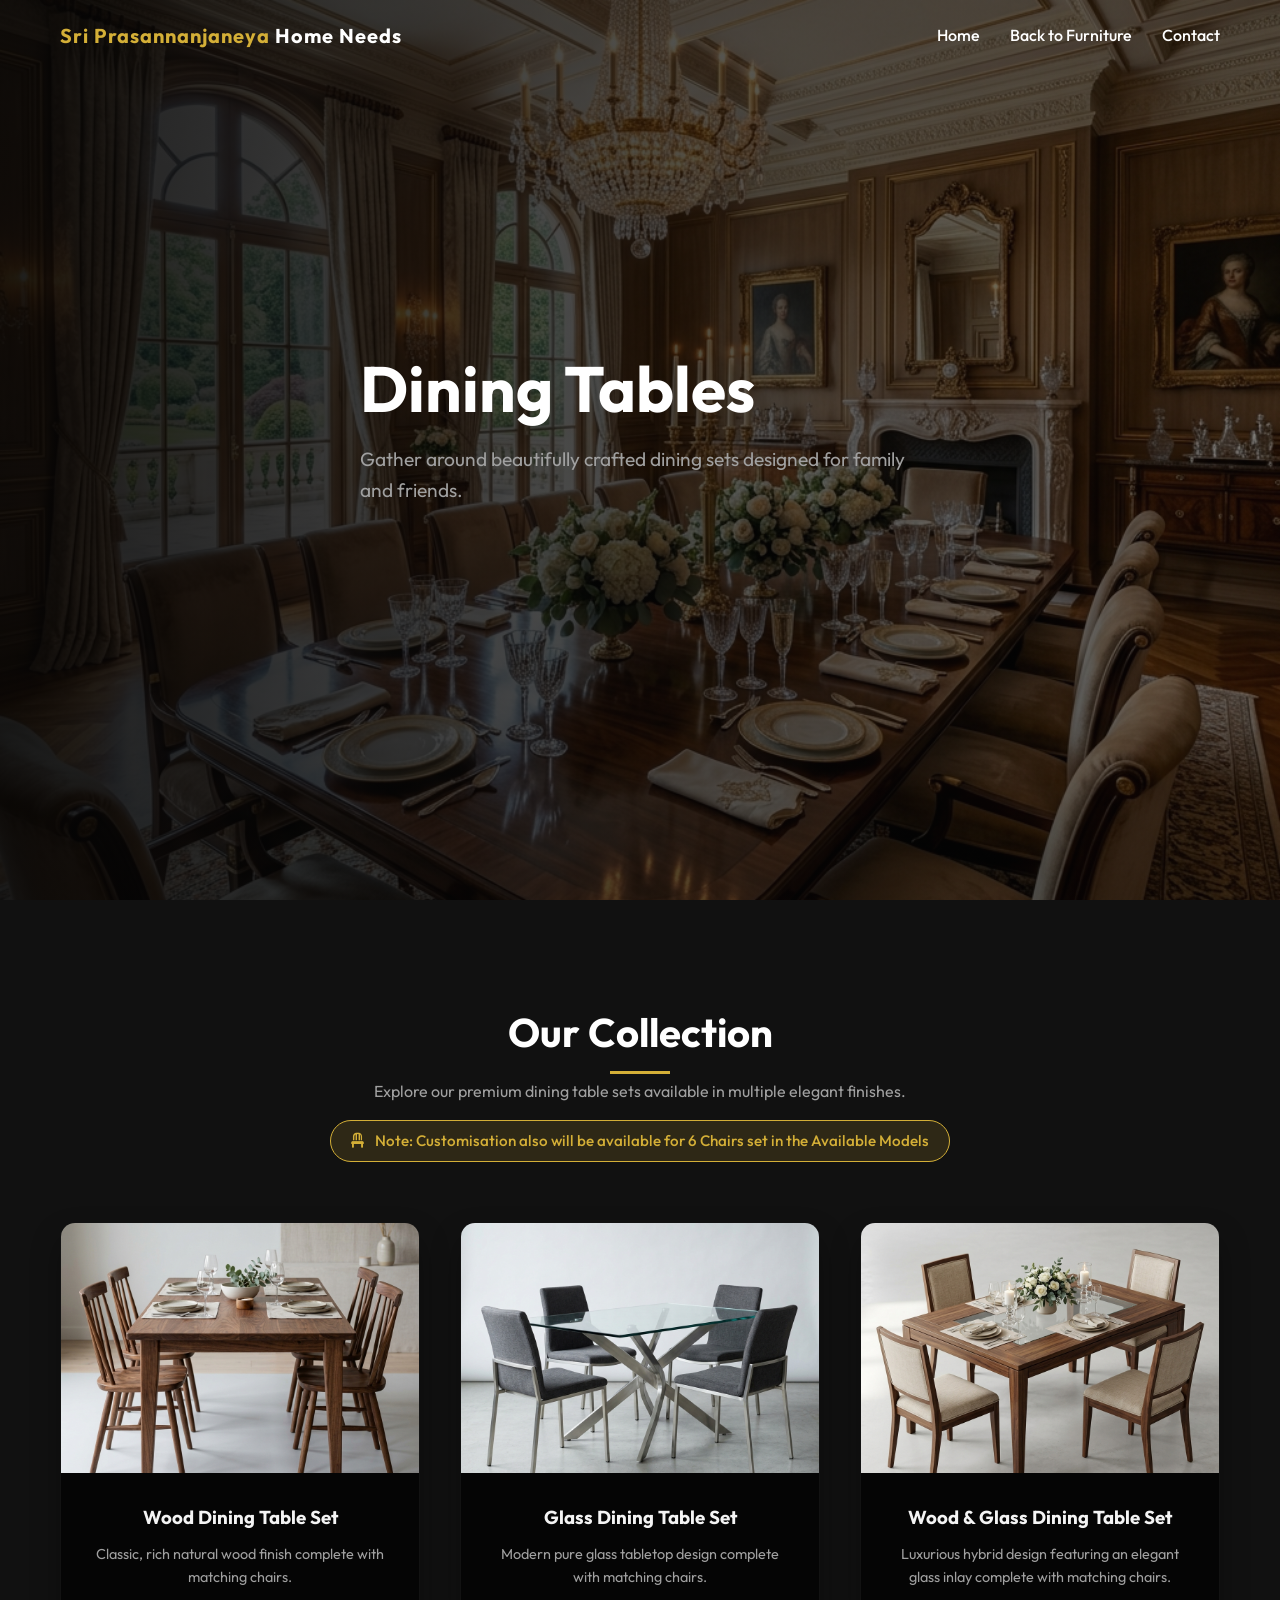
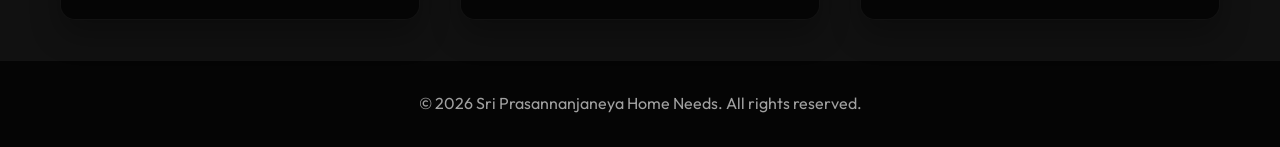
<file: dining-tables.html>
<!DOCTYPE html>
<html lang="en">

<head>
    <meta charset="UTF-8">
    <meta name="viewport" content="width=device-width, initial-scale=1.0">
    <title>Dining Tables - Sri Prasannanjaneya Home Needs</title>
    <link rel="preconnect" href="https://fonts.googleapis.com">
    <link rel="preconnect" href="https://fonts.gstatic.com" crossorigin>
    <link href="https://fonts.googleapis.com/css2?family=Outfit:wght@300;400;500;600;700&display=swap" rel="stylesheet">
    <link rel="stylesheet" href="css/style.css">
    <link rel="stylesheet" href="https://cdnjs.cloudflare.com/ajax/libs/font-awesome/6.4.0/css/all.min.css">
</head>

<body>
    <!-- Navbar -->
    <nav class="navbar">
        <div class="container nav-container">
            <a href="index.html" class="logo" style="font-size: 20px;">
                <span class="logo-highlight">Sri Prasannanjaneya</span> Home Needs
            </a>
            <ul class="nav-links">
                <li><a href="index.html">Home</a></li>
                <li><a href="furniture.html">Back to Furniture</a></li>
                <li><a href="index.html#contact">Contact</a></li>
            </ul>
            <div class="hamburger">
                <i class="fas fa-bars"></i>
            </div>
        </div>
    </nav>

    <!-- Hero Section -->
    <header class="hero" style="background-image: url('images/bg_dining_1777559347093.png');">
        <div class="hero-overlay"></div>
        <div class="container hero-content">
            <h1 class="reveal">Dining Tables</h1>
            <p class="reveal delay-1">Gather around beautifully crafted dining sets designed for family and friends.</p>
        </div>
    </header>

    <!-- Products Section -->
    <section class="section bg-light" style="padding-bottom: 40px;">
        <div class="container">
            <div class="section-title reveal">
                <h2>Our Collection</h2>
                <p>Explore our premium dining table sets available in multiple elegant finishes.</p>
                <div
                    style="display: inline-block; background: rgba(212, 175, 55, 0.15); border: 1px solid var(--primary-color); color: var(--primary-color); padding: 8px 20px; border-radius: 30px; margin-top: 15px; font-weight: 500; font-size: 0.95rem;">
                    <i class="fas fa-chair" style="margin-right: 8px;"></i> Note: Customisation also will be available
                    for 6 Chairs set in the Available Models
                </div>
            </div>
            <div class="grid">
                <!-- Item 1 -->
                <div class="card reveal">
                    <div class="card-img" style="height: 250px;">
                        <img src="images/dining_wood_v2_1777616339272.png" alt="Wood Dining Table set">
                    </div>
                    <div class="card-body" style="text-align: center;">
                        <h3>Wood Dining Table Set</h3>
                        <p style="color: var(--text-muted); font-size: 0.9rem; margin-top: 10px;">Classic, rich natural
                            wood finish complete with matching chairs.</p>
                    </div>
                </div>
                <!-- Item 2 -->
                <div class="card reveal delay-1">
                    <div class="card-img" style="height: 250px;">
                        <img src="images/dining_glass_1777616108663.png" alt="Glass Dining Table set">
                    </div>
                    <div class="card-body" style="text-align: center;">
                        <h3>Glass Dining Table Set</h3>
                        <p style="color: var(--text-muted); font-size: 0.9rem; margin-top: 10px;">Modern pure glass
                            tabletop design complete with matching chairs.</p>
                    </div>
                </div>
                <!-- Item 3 -->
                <div class="card reveal delay-2">
                    <div class="card-img" style="height: 250px;">
                        <img src="images/dining_wood_glass_1777616147308.png" alt="Wood and Glass Dining Table Set">
                    </div>
                    <div class="card-body" style="text-align: center;">
                        <h3>Wood & Glass Dining Table Set</h3>
                        <p style="color: var(--text-muted); font-size: 0.9rem; margin-top: 10px;">Luxurious hybrid
                            design featuring an elegant glass inlay complete with matching chairs.</p>
                    </div>
                </div>
            </div>
        </div>
    </section>

    <!-- Footer -->
    <footer class="footer">
        <div class="container">
            <div class="footer-bottom">
                <p>&copy; <span id="year"></span> Sri Prasannanjaneya Home Needs. All rights reserved.</p>
            </div>
        </div>
    </footer>

    <script src="js/script.js"></script>
</body>

</html>
</file>
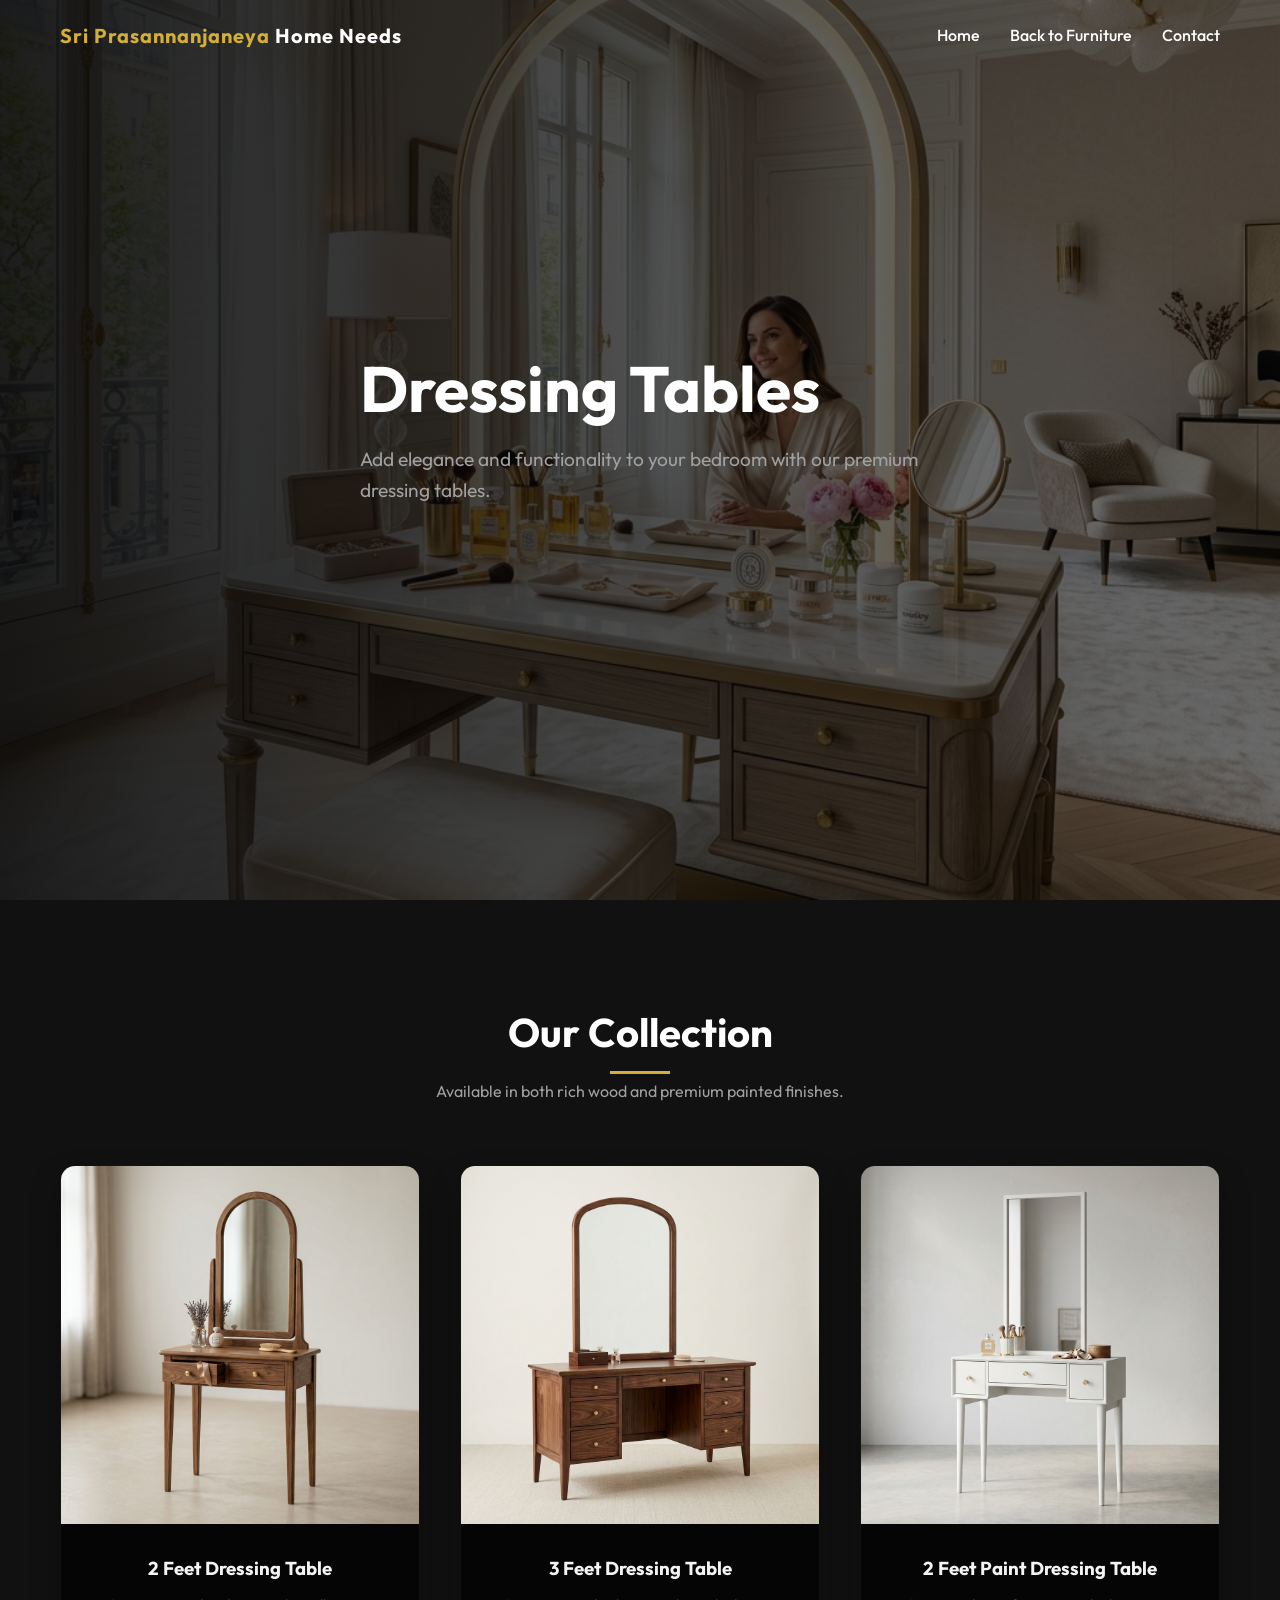
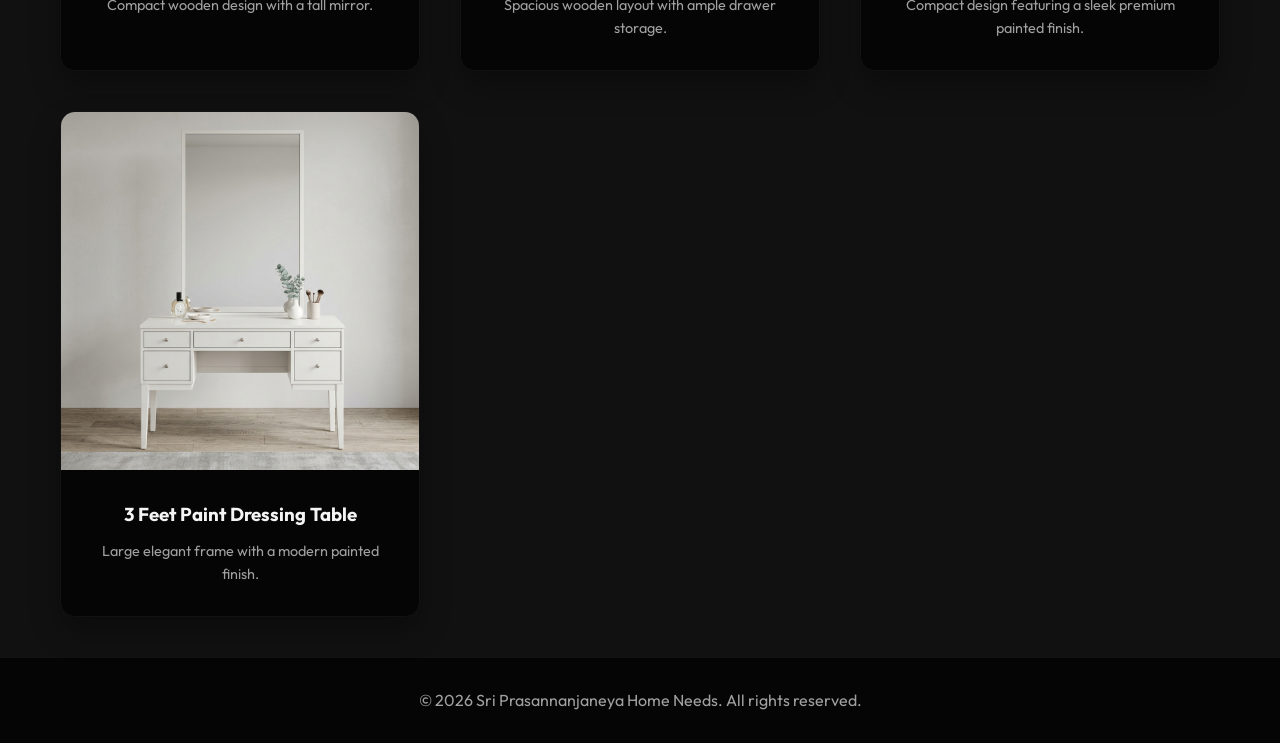
<file: dressing-tables.html>
<!DOCTYPE html>
<html lang="en">
<head>
    <meta charset="UTF-8">
    <meta name="viewport" content="width=device-width, initial-scale=1.0">
    <title>Dressing Tables - Sri Prasannanjaneya Home Needs</title>
    <link rel="preconnect" href="https://fonts.googleapis.com">
    <link rel="preconnect" href="https://fonts.gstatic.com" crossorigin>
    <link href="https://fonts.googleapis.com/css2?family=Outfit:wght@300;400;500;600;700&display=swap" rel="stylesheet">
    <link rel="stylesheet" href="css/style.css">
    <link rel="stylesheet" href="https://cdnjs.cloudflare.com/ajax/libs/font-awesome/6.4.0/css/all.min.css">
</head>
<body>
    <!-- Navbar -->
    <nav class="navbar">
        <div class="container nav-container">
            <a href="index.html" class="logo" style="font-size: 20px;">
                <span class="logo-highlight">Sri Prasannanjaneya</span> Home Needs
            </a>
            <ul class="nav-links">
                <li><a href="index.html">Home</a></li>
                <li><a href="furniture.html">Back to Furniture</a></li>
                <li><a href="index.html#contact">Contact</a></li>
            </ul>
            <div class="hamburger">
                <i class="fas fa-bars"></i>
            </div>
        </div>
    </nav>

    <!-- Hero Section -->
    <header class="hero" style="background-image: url('images/bg_dressing_1777559321079.png');">
        <div class="hero-overlay"></div>
        <div class="container hero-content">
            <h1 class="reveal">Dressing Tables</h1>
            <p class="reveal delay-1">Add elegance and functionality to your bedroom with our premium dressing tables.</p>
        </div>
    </header>

    <!-- Products Section -->
    <section class="section bg-light" style="padding-bottom: 40px;">
        <div class="container">
            <div class="section-title reveal">
                <h2>Our Collection</h2>
                <p>Available in both rich wood and premium painted finishes.</p>
            </div>
            <div class="grid">
                <!-- Item 1 -->
                <div class="card reveal">
                    <div class="card-img" style="aspect-ratio: 1/1; height: auto;">
                        <img src="images/dressing_2ft_wood_1777615772506.png" alt="2 feet Dressing Table">
                    </div>
                    <div class="card-body" style="text-align: center;">
                        <h3>2 Feet Dressing Table</h3>
                        <p style="color: var(--text-muted); font-size: 0.9rem; margin-top: 10px;">Compact wooden design with a tall mirror.</p>
                    </div>
                </div>
                <!-- Item 2 -->
                <div class="card reveal delay-1">
                    <div class="card-img" style="aspect-ratio: 1/1; height: auto;">
                        <img src="images/dressing_3ft_wood_1777615787669.png" alt="3 feet Dressing Table">
                    </div>
                    <div class="card-body" style="text-align: center;">
                        <h3>3 Feet Dressing Table</h3>
                        <p style="color: var(--text-muted); font-size: 0.9rem; margin-top: 10px;">Spacious wooden layout with ample drawer storage.</p>
                    </div>
                </div>
                <!-- Item 3 -->
                <div class="card reveal delay-2">
                    <div class="card-img" style="aspect-ratio: 1/1; height: auto;">
                        <img src="images/dressing_2ft_paint_1777615802360.png" alt="2 feet Paint Dressing Table">
                    </div>
                    <div class="card-body" style="text-align: center;">
                        <h3>2 Feet Paint Dressing Table</h3>
                        <p style="color: var(--text-muted); font-size: 0.9rem; margin-top: 10px;">Compact design featuring a sleek premium painted finish.</p>
                    </div>
                </div>
                <!-- Item 4 -->
                <div class="card reveal">
                    <div class="card-img" style="aspect-ratio: 1/1; height: auto;">
                        <img src="images/dressing_3ft_paint_1777615818324.png" alt="3 feet Paint Dressing Table">
                    </div>
                    <div class="card-body" style="text-align: center;">
                        <h3>3 Feet Paint Dressing Table</h3>
                        <p style="color: var(--text-muted); font-size: 0.9rem; margin-top: 10px;">Large elegant frame with a modern painted finish.</p>
                    </div>
                </div>
            </div>
        </div>
    </section>

    <!-- Footer -->
    <footer class="footer">
        <div class="container">
            <div class="footer-bottom">
                <p>&copy; <span id="year"></span> Sri Prasannanjaneya Home Needs. All rights reserved.</p>
            </div>
        </div>
    </footer>

    <script src="js/script.js"></script>
</body>
</html>
</file>
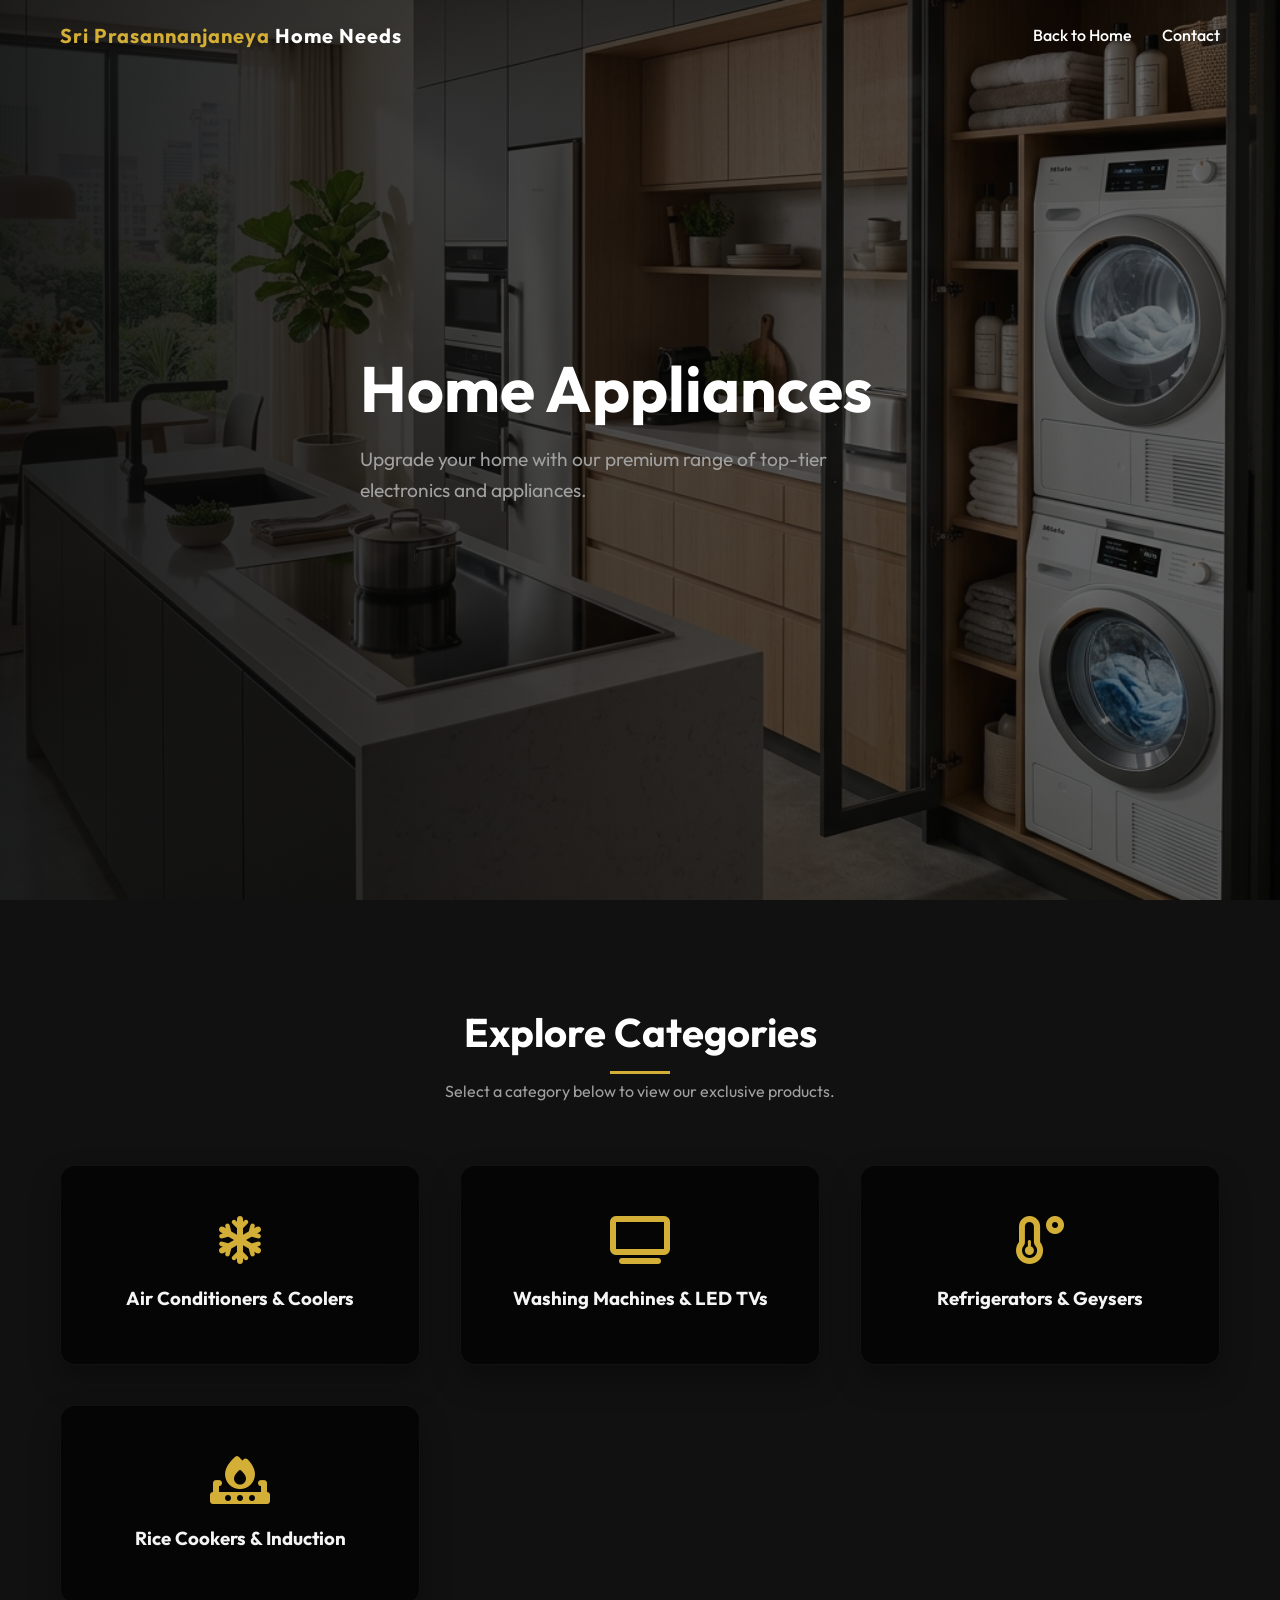
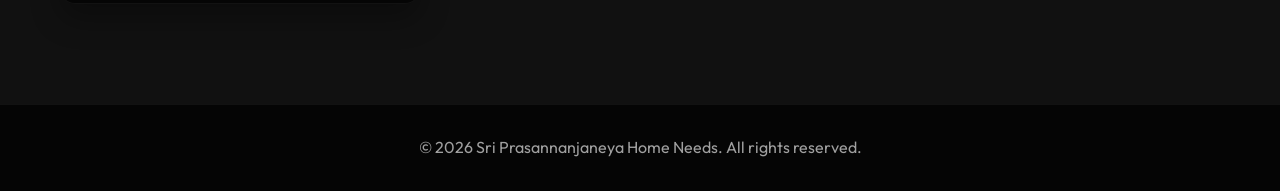
<file: electronics.html>
<!DOCTYPE html>
<html lang="en">
<head>
    <meta charset="UTF-8">
    <meta name="viewport" content="width=device-width, initial-scale=1.0">
    <title>Electronics & Home Appliances - Sri Prasannanjaneya Home Needs</title>
    <link rel="preconnect" href="https://fonts.googleapis.com">
    <link rel="preconnect" href="https://fonts.gstatic.com" crossorigin>
    <link href="https://fonts.googleapis.com/css2?family=Outfit:wght@300;400;500;600;700&display=swap" rel="stylesheet">
    <link rel="stylesheet" href="css/style.css">
    <link rel="stylesheet" href="https://cdnjs.cloudflare.com/ajax/libs/font-awesome/6.4.0/css/all.min.css">
</head>
<body>
    <!-- Navbar -->
    <nav class="navbar">
        <div class="container nav-container">
            <a href="index.html" class="logo" style="font-size: 20px;">
                <span class="logo-highlight">Sri Prasannanjaneya</span> Home Needs
            </a>
            <ul class="nav-links">
                <li><a href="index.html">Back to Home</a></li>
                <li><a href="index.html#contact">Contact</a></li>
            </ul>
            <div class="hamburger">
                <i class="fas fa-bars"></i>
            </div>
        </div>
    </nav>

    <!-- Hero Section -->
    <header class="hero" style="background-image: url('images/electronics.png'); background-position: center;">
        <div class="hero-overlay"></div>
        <div class="container hero-content">
            <h1 class="reveal">Home Appliances</h1>
            <p class="reveal delay-1">Upgrade your home with our premium range of top-tier electronics and appliances.</p>
        </div>
    </header>

    <!-- Appliances Items Section -->
    <section class="section bg-light">
        <div class="container">
            <div class="section-title reveal">
                <h2>Explore Categories</h2>
                <p>Select a category below to view our exclusive products.</p>
            </div>
            <div class="grid">
                <!-- Sub-pages based on homepage structure -->
                <a href="ac-coolers.html" class="card reveal" style="text-decoration: none; display: block; color: inherit;">
                    <div class="card-body" style="text-align: center; padding: 50px;">
                        <i class="fas fa-snowflake" style="font-size: 3rem; color: var(--primary-color); margin-bottom: 20px;"></i>
                        <h3>Air Conditioners & Coolers</h3>
                    </div>
                </a>
                <a href="washing-tv.html" class="card reveal delay-1" style="text-decoration: none; display: block; color: inherit;">
                    <div class="card-body" style="text-align: center; padding: 50px;">
                        <i class="fas fa-tv" style="font-size: 3rem; color: var(--primary-color); margin-bottom: 20px;"></i>
                        <h3>Washing Machines & LED TVs</h3>
                    </div>
                </a>
                <a href="fridge-geyser.html" class="card reveal" style="text-decoration: none; display: block; color: inherit;">
                    <div class="card-body" style="text-align: center; padding: 50px;">
                        <i class="fas fa-temperature-low" style="font-size: 3rem; color: var(--primary-color); margin-bottom: 20px;"></i>
                        <h3>Refrigerators & Geysers</h3>
                    </div>
                </a>
                <a href="small-appliances.html" class="card reveal delay-1" style="text-decoration: none; display: block; color: inherit;">
                    <div class="card-body" style="text-align: center; padding: 50px;">
                        <i class="fas fa-fire-burner" style="font-size: 3rem; color: var(--primary-color); margin-bottom: 20px;"></i>
                        <h3>Rice Cookers & Induction</h3>
                    </div>
                </a>
            </div>
        </div>
    </section>

    <!-- Footer -->
    <footer class="footer">
        <div class="container">
            <div class="footer-bottom">
                <p>&copy; <span id="year"></span> Sri Prasannanjaneya Home Needs. All rights reserved.</p>
            </div>
        </div>
    </footer>

    <script src="js/script.js"></script>
</body>
</html>
</file>
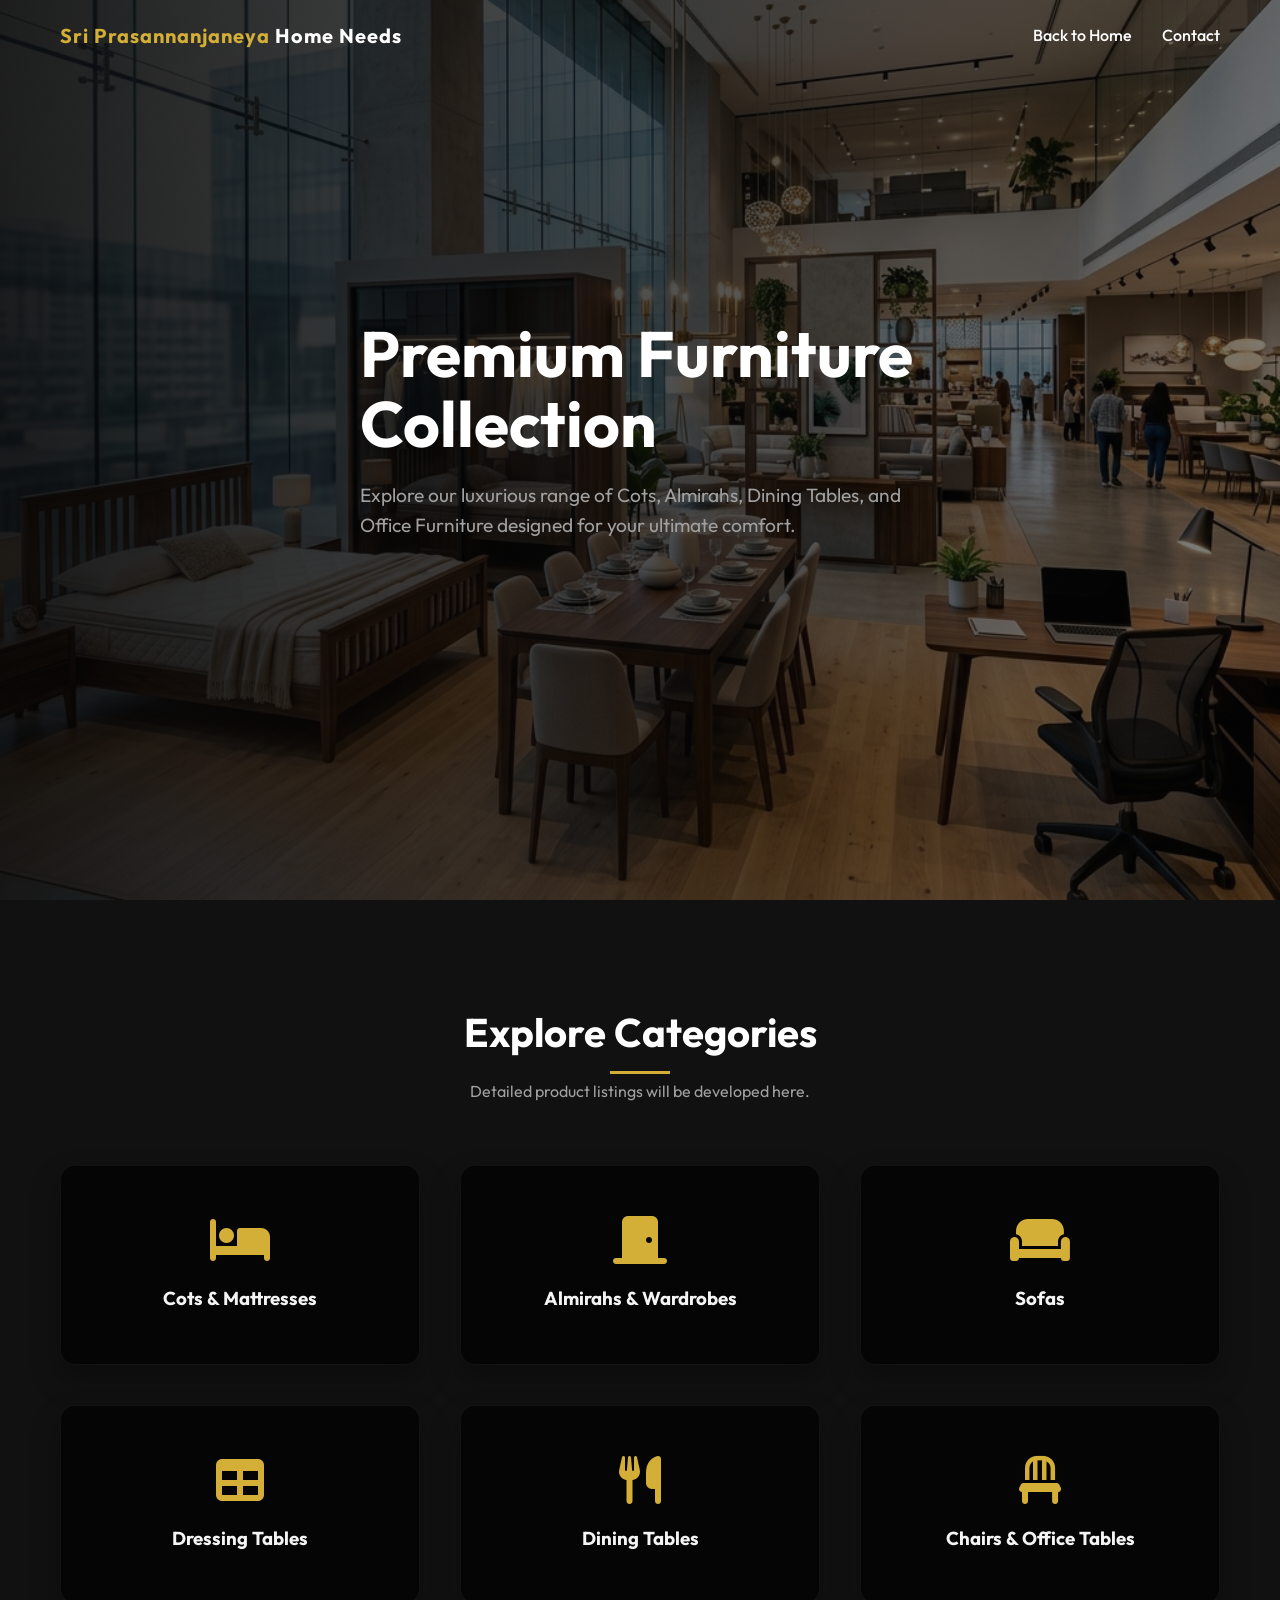
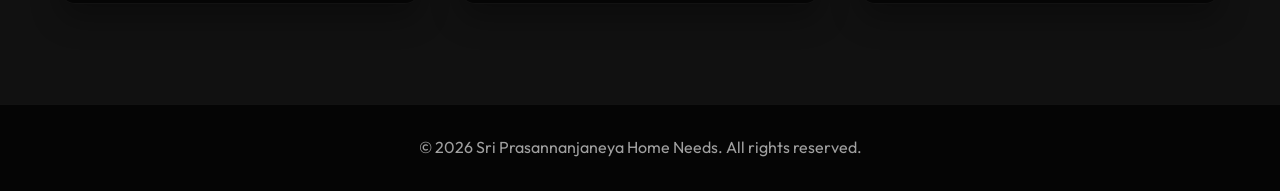
<file: furniture.html>
<!DOCTYPE html>
<html lang="en">
<head>
    <meta charset="UTF-8">
    <meta name="viewport" content="width=device-width, initial-scale=1.0">
    <title>Furniture Collections - Sri Prasannanjaneya Home Needs</title>
    <link rel="preconnect" href="https://fonts.googleapis.com">
    <link rel="preconnect" href="https://fonts.gstatic.com" crossorigin>
    <link href="https://fonts.googleapis.com/css2?family=Outfit:wght@300;400;500;600;700&display=swap" rel="stylesheet">
    <link rel="stylesheet" href="css/style.css">
    <link rel="stylesheet" href="https://cdnjs.cloudflare.com/ajax/libs/font-awesome/6.4.0/css/all.min.css">
</head>
<body>
    <!-- Navbar -->
    <nav class="navbar">
        <div class="container nav-container">
            <a href="index.html" class="logo" style="font-size: 20px;">
                <span class="logo-highlight">Sri Prasannanjaneya</span> Home Needs
            </a>
            <ul class="nav-links">
                <li><a href="index.html">Back to Home</a></li>
                <li><a href="index.html#contact">Contact</a></li>
            </ul>
            <div class="hamburger">
                <i class="fas fa-bars"></i>
            </div>
        </div>
    </nav>

    <!-- Hero Section -->
    <header class="hero" style="background-image: url('images/showroom.png');">
        <div class="hero-overlay"></div>
        <div class="container hero-content">
            <h1 class="reveal">Premium Furniture Collection</h1>
            <p class="reveal delay-1">Explore our luxurious range of Cots, Almirahs, Dining Tables, and Office Furniture designed for your ultimate comfort.</p>
        </div>
    </header>

    <!-- Furniture Items Section -->
    <section class="section bg-light">
        <div class="container">
            <div class="section-title reveal">
                <h2>Explore Categories</h2>
                <p>Detailed product listings will be developed here.</p>
            </div>
            <div class="grid">
                <!-- Placeholders for future development -->
                <a href="cots-mattresses.html" class="card reveal" style="text-decoration: none; display: block; color: inherit;">
                    <div class="card-body" style="text-align: center; padding: 50px;">
                        <i class="fas fa-bed" style="font-size: 3rem; color: var(--primary-color); margin-bottom: 20px;"></i>
                        <h3>Cots & Mattresses</h3>
                    </div>
                </a>
                <a href="almirahs-wardrobes.html" class="card reveal delay-1" style="text-decoration: none; display: block; color: inherit;">
                    <div class="card-body" style="text-align: center; padding: 50px;">
                        <i class="fas fa-door-closed" style="font-size: 3rem; color: var(--primary-color); margin-bottom: 20px;"></i>
                        <h3>Almirahs & Wardrobes</h3>
                    </div>
                </a>
                <a href="sofas.html" class="card reveal" style="text-decoration: none; display: block; color: inherit;">
                    <div class="card-body" style="text-align: center; padding: 50px;">
                        <i class="fas fa-couch" style="font-size: 3rem; color: var(--primary-color); margin-bottom: 20px;"></i>
                        <h3>Sofas</h3>
                    </div>
                </a>
                <a href="dressing-tables.html" class="card reveal delay-1" style="text-decoration: none; display: block; color: inherit;">
                    <div class="card-body" style="text-align: center; padding: 50px;">
                        <i class="fas fa-table" style="font-size: 3rem; color: var(--primary-color); margin-bottom: 20px;"></i>
                        <h3>Dressing Tables</h3>
                    </div>
                </a>
                <a href="dining-tables.html" class="card reveal" style="text-decoration: none; display: block; color: inherit;">
                    <div class="card-body" style="text-align: center; padding: 50px;">
                        <i class="fas fa-utensils" style="font-size: 3rem; color: var(--primary-color); margin-bottom: 20px;"></i>
                        <h3>Dining Tables</h3>
                    </div>
                </a>
                <a href="office-tables.html" class="card reveal delay-1" style="text-decoration: none; display: block; color: inherit;">
                    <div class="card-body" style="text-align: center; padding: 50px;">
                        <i class="fas fa-chair" style="font-size: 3rem; color: var(--primary-color); margin-bottom: 20px;"></i>
                        <h3>Chairs & Office Tables</h3>
                    </div>
                </a>
            </div>
        </div>
    </section>

    <!-- Footer -->
    <footer class="footer">
        <div class="container">
            <div class="footer-bottom">
                <p>&copy; <span id="year"></span> Sri Prasannanjaneya Home Needs. All rights reserved.</p>
            </div>
        </div>
    </footer>

    <script src="js/script.js"></script>
</body>
</html>
</file>
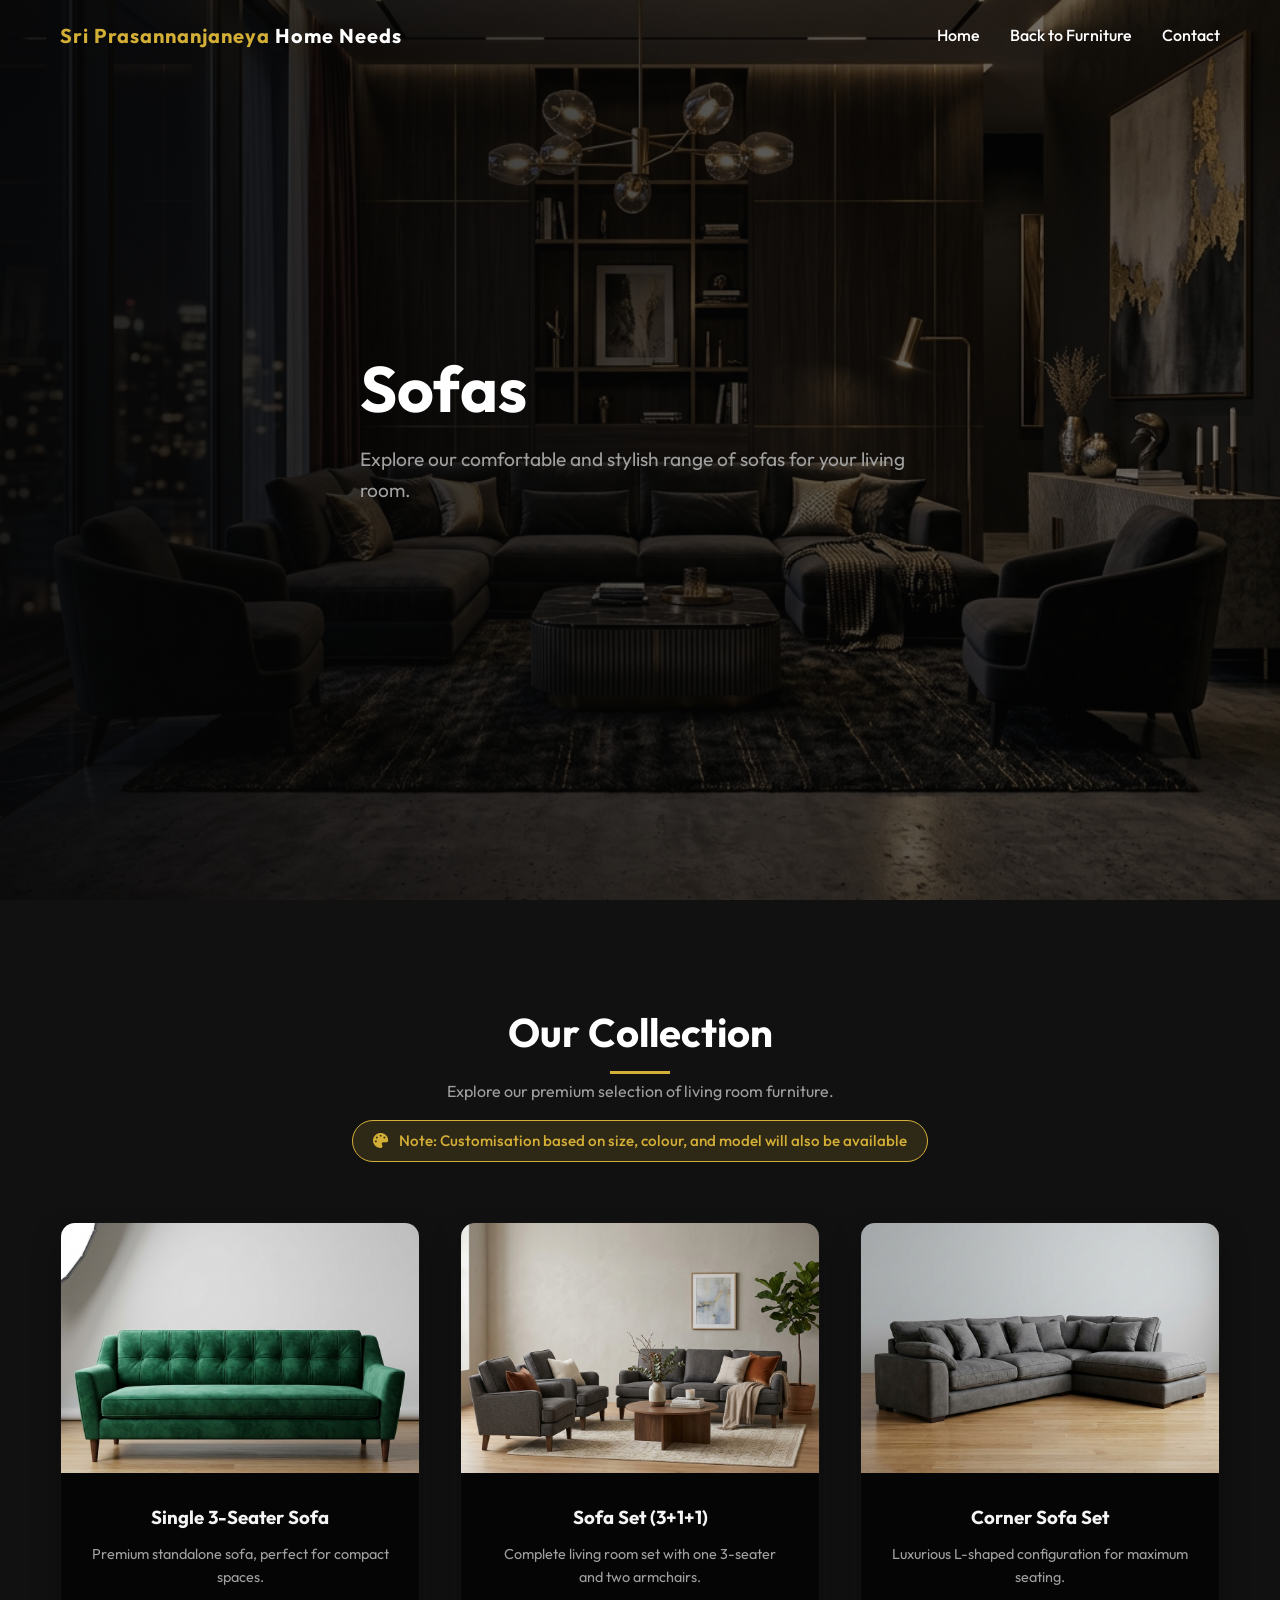
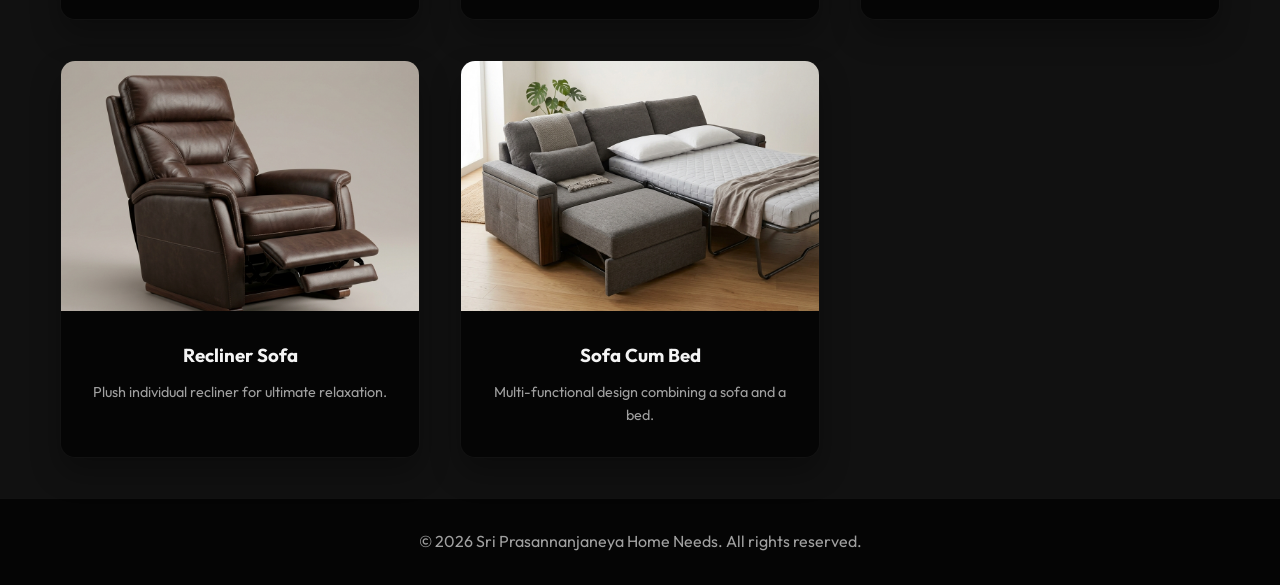
<file: sofas.html>
<!DOCTYPE html>
<html lang="en">
<head>
    <meta charset="UTF-8">
    <meta name="viewport" content="width=device-width, initial-scale=1.0">
    <title>Sofas - Sri Prasannanjaneya Home Needs</title>
    <link rel="preconnect" href="https://fonts.googleapis.com">
    <link rel="preconnect" href="https://fonts.gstatic.com" crossorigin>
    <link href="https://fonts.googleapis.com/css2?family=Outfit:wght@300;400;500;600;700&display=swap" rel="stylesheet">
    <link rel="stylesheet" href="css/style.css">
    <link rel="stylesheet" href="https://cdnjs.cloudflare.com/ajax/libs/font-awesome/6.4.0/css/all.min.css">
</head>
<body>
    <!-- Navbar -->
    <nav class="navbar">
        <div class="container nav-container">
            <a href="index.html" class="logo" style="font-size: 20px;">
                <span class="logo-highlight">Sri Prasannanjaneya</span> Home Needs
            </a>
            <ul class="nav-links">
                <li><a href="index.html">Home</a></li>
                <li><a href="furniture.html">Back to Furniture</a></li>
                <li><a href="index.html#contact">Contact</a></li>
            </ul>
            <div class="hamburger">
                <i class="fas fa-bars"></i>
            </div>
        </div>
    </nav>

    <!-- Hero Section -->
    <header class="hero" style="background-image: url('images/bg_sofas_new_1777614934582.png');">
        <div class="hero-overlay"></div>
        <div class="container hero-content">
            <h1 class="reveal">Sofas</h1>
            <p class="reveal delay-1">Explore our comfortable and stylish range of sofas for your living room.</p>
        </div>
    </header>

    <!-- Products Section -->
    <section class="section bg-light" style="padding-bottom: 40px;">
        <div class="container">
            <div class="section-title reveal">
                <h2>Our Collection</h2>
                <p>Explore our premium selection of living room furniture.</p>
                <div style="display: inline-block; background: rgba(212, 175, 55, 0.15); border: 1px solid var(--primary-color); color: var(--primary-color); padding: 8px 20px; border-radius: 30px; margin-top: 15px; font-weight: 500; font-size: 0.95rem;">
                    <i class="fas fa-palette" style="margin-right: 8px;"></i> Note: Customisation based on size, colour, and model will also be available
                </div>
            </div>
            <div class="grid">
                <!-- Item 1 -->
                <div class="card reveal">
                    <div class="card-img" style="height: 250px;">
                        <img src="images/sofa_3seater_1777615279559.png" alt="Single 3 Seater Sofa">
                    </div>
                    <div class="card-body" style="text-align: center;">
                        <h3>Single 3-Seater Sofa</h3>
                        <p style="color: var(--text-muted); font-size: 0.9rem; margin-top: 10px;">Premium standalone sofa, perfect for compact spaces.</p>
                    </div>
                </div>
                <!-- Item 2 -->
                <div class="card reveal delay-1">
                    <div class="card-img" style="height: 250px;">
                        <img src="images/sofa_311_1777615296340.png" alt="Sofa Set 3+1+1">
                    </div>
                    <div class="card-body" style="text-align: center;">
                        <h3>Sofa Set (3+1+1)</h3>
                        <p style="color: var(--text-muted); font-size: 0.9rem; margin-top: 10px;">Complete living room set with one 3-seater and two armchairs.</p>
                    </div>
                </div>
                <!-- Item 3 -->
                <div class="card reveal delay-2">
                    <div class="card-img" style="height: 250px;">
                        <img src="images/sofa_corner_1777615313484.png" alt="Corner Sofa Set">
                    </div>
                    <div class="card-body" style="text-align: center;">
                        <h3>Corner Sofa Set</h3>
                        <p style="color: var(--text-muted); font-size: 0.9rem; margin-top: 10px;">Luxurious L-shaped configuration for maximum seating.</p>
                    </div>
                </div>
                <!-- Item 4 -->
                <div class="card reveal">
                    <div class="card-img" style="height: 250px;">
                        <img src="images/sofa_recliner_1777615330180.png" alt="Recliner Sofa">
                    </div>
                    <div class="card-body" style="text-align: center;">
                        <h3>Recliner Sofa</h3>
                        <p style="color: var(--text-muted); font-size: 0.9rem; margin-top: 10px;">Plush individual recliner for ultimate relaxation.</p>
                    </div>
                </div>
                <!-- Item 5 -->
                <div class="card reveal delay-1">
                    <div class="card-img" style="height: 250px;">
                        <img src="images/sofa_cum_bed_1777615466709.png" alt="Sofa Cum Bed">
                    </div>
                    <div class="card-body" style="text-align: center;">
                        <h3>Sofa Cum Bed</h3>
                        <p style="color: var(--text-muted); font-size: 0.9rem; margin-top: 10px;">Multi-functional design combining a sofa and a bed.</p>
                    </div>
                </div>
            </div>
        </div>
    </section>

    <!-- Footer -->
    <footer class="footer">
        <div class="container">
            <div class="footer-bottom">
                <p>&copy; <span id="year"></span> Sri Prasannanjaneya Home Needs. All rights reserved.</p>
            </div>
        </div>
    </footer>

    <script src="js/script.js"></script>
</body>
</html>
</file>
<file: css/style.css>
:root {
    --primary-color: #d4af37;
    /* Gold accent */
    --primary-hover: #b5952f;
    --dark-bg: #0a0a0a;
    --darker-bg: #050505;
    --light-bg: #111111;
    --text-color: #f4f4f4;
    --text-muted: #a0a0a0;
    --white: #ffffff;
    --transition: all 0.3s ease;
}

* {
    margin: 0;
    padding: 0;
    box-sizing: border-box;
    font-family: 'Outfit', sans-serif;
}

html {
    scroll-behavior: smooth;
}

body {
    background-color: var(--dark-bg);
    color: var(--text-color);
    line-height: 1.6;
    overflow-x: hidden;
}

/* Utilities */
.container {
    max-width: 1200px;
    margin: 0 auto;
    padding: 0 20px;
}

.section {
    padding: 100px 0;
}

.bg-light {
    background-color: var(--light-bg);
}

.btn {
    display: inline-block;
    padding: 12px 30px;
    border-radius: 30px;
    text-decoration: none;
    font-weight: 600;
    text-transform: uppercase;
    letter-spacing: 1px;
    transition: var(--transition);
    cursor: pointer;
    border: none;
}

.btn-primary {
    background-color: var(--primary-color);
    color: var(--darker-bg);
}

.btn-primary:hover {
    background-color: var(--primary-hover);
    transform: translateY(-3px);
    box-shadow: 0 10px 20px rgba(212, 175, 55, 0.2);
}

/* Navbar */
.navbar {
    position: fixed;
    top: 0;
    left: 0;
    width: 100%;
    padding: 20px 0;
    z-index: 1000;
    transition: var(--transition);
}

.navbar.scrolled {
    background: rgba(10, 10, 10, 0.95);
    backdrop-filter: blur(10px);
    padding: 15px 0;
    box-shadow: 0 5px 20px rgba(0, 0, 0, 0.5);
}

.nav-container {
    display: flex;
    justify-content: space-between;
    align-items: center;
}

.logo {
    font-size: 24px;
    font-weight: 700;
    color: var(--white);
    text-decoration: none;
    letter-spacing: 1px;
}

.logo-highlight {
    color: var(--primary-color);
}

.nav-links {
    display: flex;
    list-style: none;
    gap: 30px;
}

.nav-links a {
    color: var(--white);
    text-decoration: none;
    font-weight: 500;
    font-size: 16px;
    transition: var(--transition);
    position: relative;
}

.nav-links a::after {
    content: '';
    position: absolute;
    width: 0;
    height: 2px;
    bottom: -5px;
    left: 0;
    background-color: var(--primary-color);
    transition: var(--transition);
}

.nav-links a:hover::after {
    width: 100%;
}

.hamburger {
    display: none;
    font-size: 24px;
    cursor: pointer;
    color: var(--white);
}

/* Hero Section */
.hero {
    height: 100vh;
    background-image: url('../images/hero.png');
    background-size: cover;
    background-position: center;
    background-attachment: fixed;
    position: relative;
    display: flex;
    align-items: center;
}

.hero-overlay {
    position: absolute;
    top: 0;
    left: 0;
    width: 100%;
    height: 100%;
    background: linear-gradient(to right, rgba(5, 5, 5, 0.9) 0%, rgba(5, 5, 5, 0.5) 100%);
}

.hero-content {
    position: relative;
    z-index: 1;
    max-width: 600px;
}

.hero-content h1 {
    font-size: 4rem;
    font-weight: 700;
    margin-bottom: 20px;
    line-height: 1.1;
    color: var(--white);
}

.hero-content p {
    font-size: 1.2rem;
    color: var(--text-muted);
    margin-bottom: 40px;
}

/* Section Titles */
.section-title {
    text-align: center;
    margin-bottom: 60px;
}

.section-title h2 {
    font-size: 2.5rem;
    color: var(--white);
    margin-bottom: 15px;
    position: relative;
    display: inline-block;
}

.section-title h2::after {
    content: '';
    position: absolute;
    width: 60px;
    height: 3px;
    background-color: var(--primary-color);
    bottom: -10px;
    left: 50%;
    transform: translateX(-50%);
}

.section-title p {
    color: var(--text-muted);
    max-width: 600px;
    margin: 0 auto;
}

/* Categories */
.grid {
    display: grid;
    grid-template-columns: repeat(auto-fit, minmax(350px, 1fr));
    gap: 40px;
}

.card {
    background: var(--darker-bg);
    border-radius: 15px;
    overflow: hidden;
    box-shadow: 0 15px 30px rgba(0, 0, 0, 0.3);
    transition: var(--transition);
    border: 1px solid rgba(255, 255, 255, 0.05);
}

.card:hover {
    transform: translateY(-10px);
    box-shadow: 0 20px 40px rgba(212, 175, 55, 0.1);
    border-color: rgba(212, 175, 55, 0.3);
}

.card-img {
    position: relative;
    height: 250px;
    overflow: hidden;
}

.card-img img {
    width: 100%;
    height: 100%;
    object-fit: cover;
    transition: transform 0.5s ease;
}

.card:hover .card-img img {
    transform: scale(1.1);
}

.card-overlay {
    position: absolute;
    bottom: 0;
    left: 0;
    width: 100%;
    padding: 20px;
    background: linear-gradient(transparent, rgba(0, 0, 0, 0.9));
}

.card-overlay h3 {
    color: var(--white);
    font-size: 1.5rem;
    margin: 0;
}

.card-body {
    padding: 30px;
}

.product-list {
    list-style: none;
}

.product-list li {
    margin-bottom: 12px;
    display: flex;
    align-items: center;
    color: var(--text-muted);
    font-size: 1.05rem;
}

.product-list li i {
    color: var(--primary-color);
    margin-right: 15px;
    font-size: 0.9rem;
}

/* Brands */
.brands-grid {
    display: flex;
    flex-wrap: wrap;
    justify-content: center;
    gap: 20px;
}

.brand-item {
    background: var(--darker-bg);
    padding: 20px 40px;
    border-radius: 10px;
    font-size: 1.2rem;
    font-weight: 600;
    color: var(--text-muted);
    border: 1px solid rgba(255, 255, 255, 0.05);
    transition: var(--transition);
    cursor: default;
}

.brand-item:hover {
    color: var(--white);
    border-color: var(--primary-color);
    box-shadow: 0 0 20px rgba(212, 175, 55, 0.1);
    transform: translateY(-5px);
}

/* Contact Section */
.contact-wrapper {
    display: grid;
    grid-template-columns: 1fr 1fr;
    gap: 50px;
    background: var(--darker-bg);
    padding: 40px;
    border-radius: 15px;
    border: 1px solid rgba(255, 255, 255, 0.05);
}

.info-details {
    display: grid;
    grid-template-columns: 1fr 1fr;
    gap: 20px;
    margin-bottom: 30px;
}

.info-item {
    display: flex;
    align-items: flex-start;
    color: var(--text-muted);
}

.info-item i {
    color: var(--primary-color);
    font-size: 1.2rem;
    margin-top: 5px;
    margin-right: 15px;
}

.info-item h4 {
    color: var(--white);
    margin-bottom: 5px;
    font-size: 1.1rem;
}

.info-item a {
    color: var(--text-muted);
    text-decoration: none;
    transition: var(--transition);
}

.info-item a:hover {
    color: var(--primary-color);
}

.map-container {
    width: 100%;
    border-radius: 10px;
    overflow: hidden;
}

/* Contact Form */
.contact-form {
    display: flex;
    flex-direction: column;
    justify-content: center;
}

.form-group {
    margin-bottom: 20px;
}

.form-group input,
.form-group textarea {
    width: 100%;
    padding: 15px;
    background: var(--dark-bg);
    border: 1px solid rgba(255, 255, 255, 0.1);
    border-radius: 8px;
    color: var(--white);
    font-size: 1rem;
    font-family: inherit;
    transition: var(--transition);
}

.form-group input:focus,
.form-group textarea:focus {
    outline: none;
    border-color: var(--primary-color);
    background: #000;
}

/* Footer */
.footer {
    background-color: var(--darker-bg);
    border-top: 1px solid rgba(255, 255, 255, 0.05);
}

.footer-bottom {
    text-align: center;
    padding: 30px 0;
    color: var(--text-muted);
    font-size: 1rem;
}

/* Animations */
.reveal {
    opacity: 0;
    transform: translateY(30px);
    transition: all 0.8s ease;
}

.reveal.active {
    opacity: 1;
    transform: translateY(0);
}

.delay-1 {
    transition-delay: 0.2s;
}

.delay-2 {
    transition-delay: 0.4s;
}

/* Responsive Design */
@media (max-width: 768px) {
    .nav-links {
        position: fixed;
        top: 0;
        right: -100%;
        height: 100vh;
        width: 250px;
        background: var(--darker-bg);
        flex-direction: column;
        padding: 80px 40px;
        transition: right 0.4s ease;
        box-shadow: -5px 0 20px rgba(0, 0, 0, 0.5);
    }

    .nav-links.active {
        right: 0;
    }

    .hamburger {
        display: block;
        z-index: 1001;
    }

    .hero-content h1 {
        font-size: 2.2rem;
    }

    .section {
        padding: 60px 0;
    }

    .section-title h2 {
        font-size: 2rem;
    }

    .grid {
        grid-template-columns: 1fr;
        gap: 25px;
    }

    .contact-wrapper {
        grid-template-columns: 1fr;
        gap: 30px;
        padding: 20px;
    }

    .info-details {
        grid-template-columns: 1fr;
    }
}

/* Product Specific Styles */
.product-badges {
    display: flex;
    flex-wrap: wrap;
    gap: 8px;
    margin-top: 15px;
    justify-content: center;
}

.product-badges span {
    background: rgba(212, 175, 55, 0.1);
    color: var(--primary-color);
    padding: 4px 10px;
    border-radius: 20px;
    font-size: 0.8rem;
    font-weight: 500;
    border: 1px solid rgba(212, 175, 55, 0.3);
}

.customization-banner {
    background: linear-gradient(135deg, var(--darker-bg) 0%, rgba(212, 175, 55, 0.1) 100%);
    border-left: 4px solid var(--primary-color);
    padding: 20px;
    margin-top: 40px;
    border-radius: 8px;
    text-align: center;
    box-shadow: 0 5px 15px rgba(0, 0, 0, 0.2);
}

.customization-banner h3 {
    color: var(--primary-color);
    margin-bottom: 5px;
}
</file>
<file: css/admin-login.css>
/* ==========================================================================
   Admin Login Page — Sri Prasannanjaneya Home Needs
   ========================================================================== */

:root {
    --primary-color: #d4af37;
    --primary-hover: #b5952f;
    --primary-dim: rgba(212, 175, 55, 0.12);
    --dark-bg: #0a0a0a;
    --darker-bg: #050505;
    --card-bg: #0f0f0f;
    --border: rgba(255, 255, 255, 0.07);
    --border-gold: rgba(212, 175, 55, 0.25);
    --text-color: #f4f4f4;
    --text-muted: #a0a0a0;
    --white: #ffffff;
    --error: #ff4d4d;
    --transition: all 0.3s ease;
}

* { margin: 0; padding: 0; box-sizing: border-box; }

body {
    font-family: 'Outfit', sans-serif;
    background: var(--dark-bg);
    color: var(--text-color);
    min-height: 100vh;
    display: flex;
    align-items: center;
    justify-content: center;
    overflow: hidden;
    position: relative;
}

/* Animated Background */
.login-bg {
    position: fixed;
    inset: 0;
    z-index: 0;
    overflow: hidden;
    background: radial-gradient(ellipse at 20% 50%, rgba(212,175,55,0.04) 0%, transparent 60%),
                radial-gradient(ellipse at 80% 20%, rgba(212,175,55,0.03) 0%, transparent 50%),
                var(--darker-bg);
}

.bg-orb {
    position: absolute;
    border-radius: 50%;
    filter: blur(80px);
    opacity: 0.5;
    animation: floatOrb 8s ease-in-out infinite alternate;
}

.orb-1 {
    width: 400px; height: 400px;
    background: radial-gradient(circle, rgba(212,175,55,0.12), transparent 70%);
    top: -150px; left: -150px;
    animation-duration: 10s;
}

.orb-2 {
    width: 300px; height: 300px;
    background: radial-gradient(circle, rgba(212,175,55,0.08), transparent 70%);
    bottom: -100px; right: -100px;
    animation-duration: 12s;
    animation-delay: -4s;
}

@keyframes floatOrb {
    from { transform: translate(0, 0) scale(1); }
    to   { transform: translate(30px, 20px) scale(1.1); }
}

/* Login Card */
.login-wrapper {
    position: relative;
    z-index: 1;
    width: 100%;
    max-width: 430px;
    padding: 20px;
}

.login-card {
    background: var(--card-bg);
    border: 1px solid var(--border-gold);
    border-radius: 20px;
    padding: 48px 40px 36px;
    box-shadow:
        0 25px 60px rgba(0,0,0,0.6),
        0 0 0 1px rgba(212,175,55,0.05),
        inset 0 1px 0 rgba(255,255,255,0.04);
    animation: cardIn 0.5s cubic-bezier(0.34,1.56,0.64,1) forwards;
    backdrop-filter: blur(10px);
}

@keyframes cardIn {
    from { opacity: 0; transform: translateY(30px) scale(0.96); }
    to   { opacity: 1; transform: translateY(0) scale(1); }
}

/* Header */
.login-header {
    text-align: center;
    margin-bottom: 36px;
}

.brand-icon {
    display: inline-flex;
    align-items: center;
    justify-content: center;
    width: 72px; height: 72px;
    border-radius: 18px;
    background: var(--primary-dim);
    border: 1px solid var(--border-gold);
    color: var(--primary-color);
    font-size: 1.8rem;
    margin-bottom: 18px;
    box-shadow: 0 8px 20px rgba(212,175,55,0.15);
    animation: pulse 3s infinite;
}

@keyframes pulse {
    0%, 100% { box-shadow: 0 8px 20px rgba(212,175,55,0.15); }
    50%       { box-shadow: 0 8px 30px rgba(212,175,55,0.3); }
}

.login-header h1 {
    font-size: 1.9rem;
    font-weight: 700;
    color: var(--white);
    letter-spacing: 0.5px;
    margin-bottom: 6px;
}

.login-header p {
    font-size: 0.9rem;
    color: var(--text-muted);
}

/* Form */
.form-group {
    margin-bottom: 20px;
}

.form-group label {
    display: flex;
    align-items: center;
    gap: 8px;
    font-size: 0.88rem;
    font-weight: 500;
    color: var(--text-muted);
    margin-bottom: 8px;
    letter-spacing: 0.3px;
}

.form-group label i {
    color: var(--primary-color);
    font-size: 0.8rem;
}

.input-field {
    width: 100%;
    padding: 13px 16px;
    background: rgba(255,255,255,0.04);
    border: 1px solid var(--border);
    border-radius: 10px;
    color: var(--white);
    font-size: 0.95rem;
    font-family: inherit;
    transition: var(--transition);
    outline: none;
}

.input-field::placeholder { color: rgba(255,255,255,0.25); }

.input-field:focus {
    border-color: var(--primary-color);
    background: rgba(212,175,55,0.04);
    box-shadow: 0 0 0 3px rgba(212,175,55,0.1);
}

.input-field.is-error { border-color: var(--error) !important; }

/* Password Toggle */
.password-wrapper {
    position: relative;
}

.password-wrapper .input-field {
    padding-right: 46px;
}

.toggle-pass {
    position: absolute;
    right: 14px;
    top: 50%;
    transform: translateY(-50%);
    background: none;
    border: none;
    color: var(--text-muted);
    cursor: pointer;
    font-size: 0.9rem;
    padding: 4px;
    transition: var(--transition);
}

.toggle-pass:hover { color: var(--primary-color); }

/* Errors */
.field-error {
    display: block;
    font-size: 0.8rem;
    color: var(--error);
    margin-top: 5px;
    min-height: 16px;
}

.login-error {
    background: rgba(255, 77, 77, 0.08);
    border: 1px solid rgba(255,77,77,0.25);
    border-radius: 10px;
    padding: 12px 16px;
    font-size: 0.88rem;
    color: var(--error);
    display: flex;
    align-items: center;
    gap: 8px;
    margin-bottom: 20px;
    animation: shake 0.4s ease;
}

@keyframes shake {
    0%, 100% { transform: translateX(0); }
    20%, 60%  { transform: translateX(-6px); }
    40%, 80%  { transform: translateX(6px); }
}

/* Login Button */
.btn-login {
    width: 100%;
    padding: 14px;
    background: linear-gradient(135deg, var(--primary-color), var(--primary-hover));
    color: #000;
    border: none;
    border-radius: 10px;
    font-size: 1rem;
    font-weight: 700;
    font-family: inherit;
    letter-spacing: 0.5px;
    cursor: pointer;
    transition: var(--transition);
    display: flex;
    align-items: center;
    justify-content: center;
    gap: 10px;
    margin-top: 8px;
    position: relative;
    overflow: hidden;
}

.btn-login::before {
    content: '';
    position: absolute;
    inset: 0;
    background: linear-gradient(135deg, rgba(255,255,255,0.15), transparent);
    opacity: 0;
    transition: var(--transition);
}

.btn-login:hover:not(:disabled) {
    transform: translateY(-2px);
    box-shadow: 0 10px 25px rgba(212,175,55,0.3);
}

.btn-login:hover::before { opacity: 1; }
.btn-login:active { transform: translateY(0); }

.btn-login:disabled {
    opacity: 0.7;
    cursor: not-allowed;
    transform: none !important;
}

.btn-spinner {
    display: none;
    width: 18px; height: 18px;
    border: 2.5px solid rgba(0,0,0,0.3);
    border-top-color: #000;
    border-radius: 50%;
    animation: spin 0.7s linear infinite;
}

@keyframes spin { to { transform: rotate(360deg); } }

/* Footer */
.login-footer {
    text-align: center;
    color: var(--text-muted);
    font-size: 0.8rem;
    margin-top: 24px;
    display: flex;
    align-items: center;
    justify-content: center;
    gap: 6px;
}

.login-footer i { color: var(--primary-color); font-size: 0.75rem; }

/* Mobile */
@media (max-width: 480px) {
    .login-card { padding: 36px 24px 28px; }
    .login-header h1 { font-size: 1.6rem; }
    .brand-icon { width: 60px; height: 60px; font-size: 1.5rem; }
}
</file>
